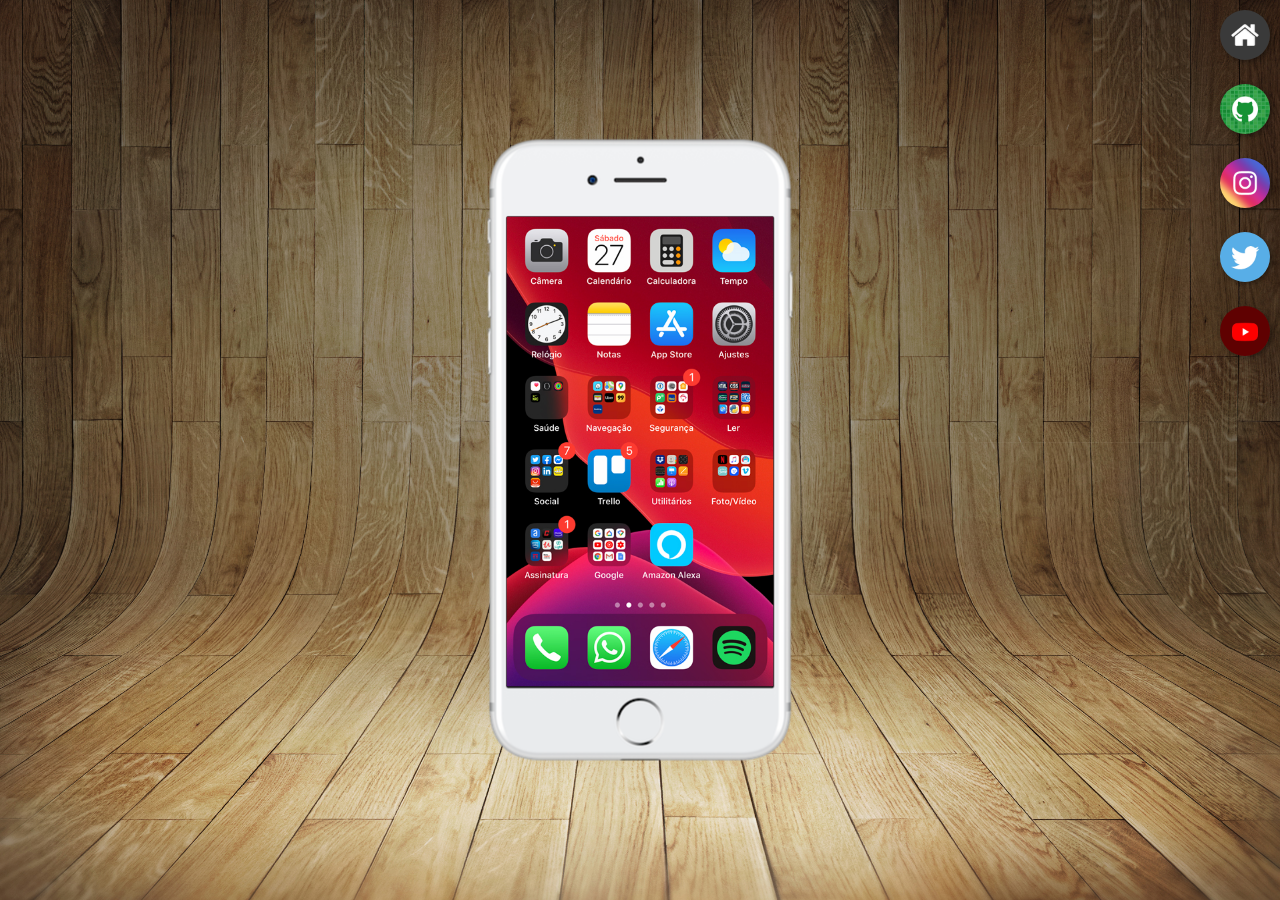
<file: index.html>
<!DOCTYPE html>
<html lang="pt-br">
<head>
    <meta charset="UTF-8">
    <meta name="viewport" content="width=device-width, initial-scale=1.0">
   <link rel="shortcut icon" href="favicon.ico" type="image/x-icon">
   <link rel="stylesheet" href="estilos/style.css">
    <title>Projeto Redes Sociais</title>
</head>
<body>
    <main>
        <section id="telefone">
            <iframe src="home.html" name="tela" id="tela" frameborder="0">
                seu navegador não é compativel com isso.
            </iframe>
                
        </section>
        <section id="redes-sociais">
            
            <a href="home.html" target="tela"><img src="imagens/logo-home.jpg" alt="home"></a><br>

            <a href="github.html" target="tela"> <img src="imagens/logo-github.jpg" alt="github"></a><br>

            <a href="instagram.html" target="tela"><img src="imagens/logo-instagram.jpg" alt="Instagram"></a><br>

            <a href="twitter.html" target="tela"><img src="imagens/logo-twitter.jpg" alt="twitter"></a><br>

            <a href="youtube.html" target="tela"><img src="imagens/logo-youtube.jpg" alt="Youtube"></a><br>


        </section>
    </main>
    
</body>
</html>
</file>
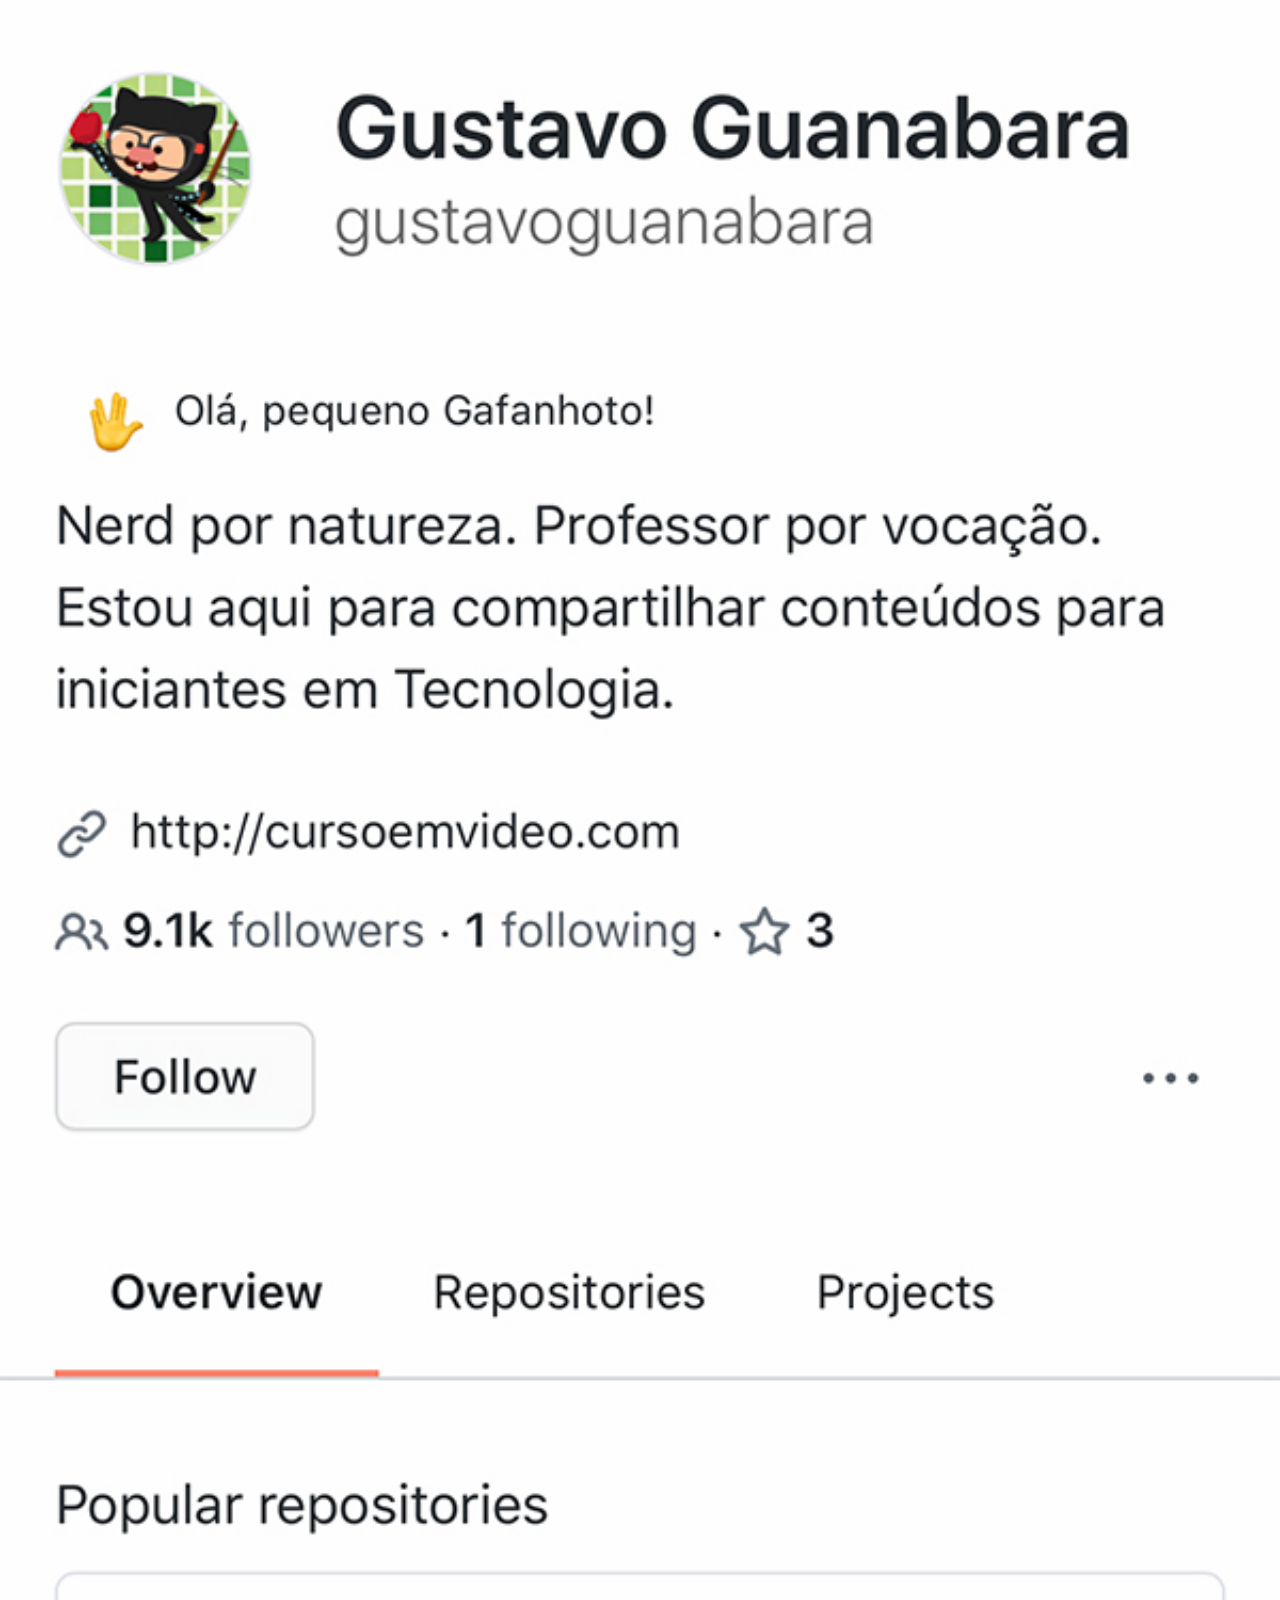
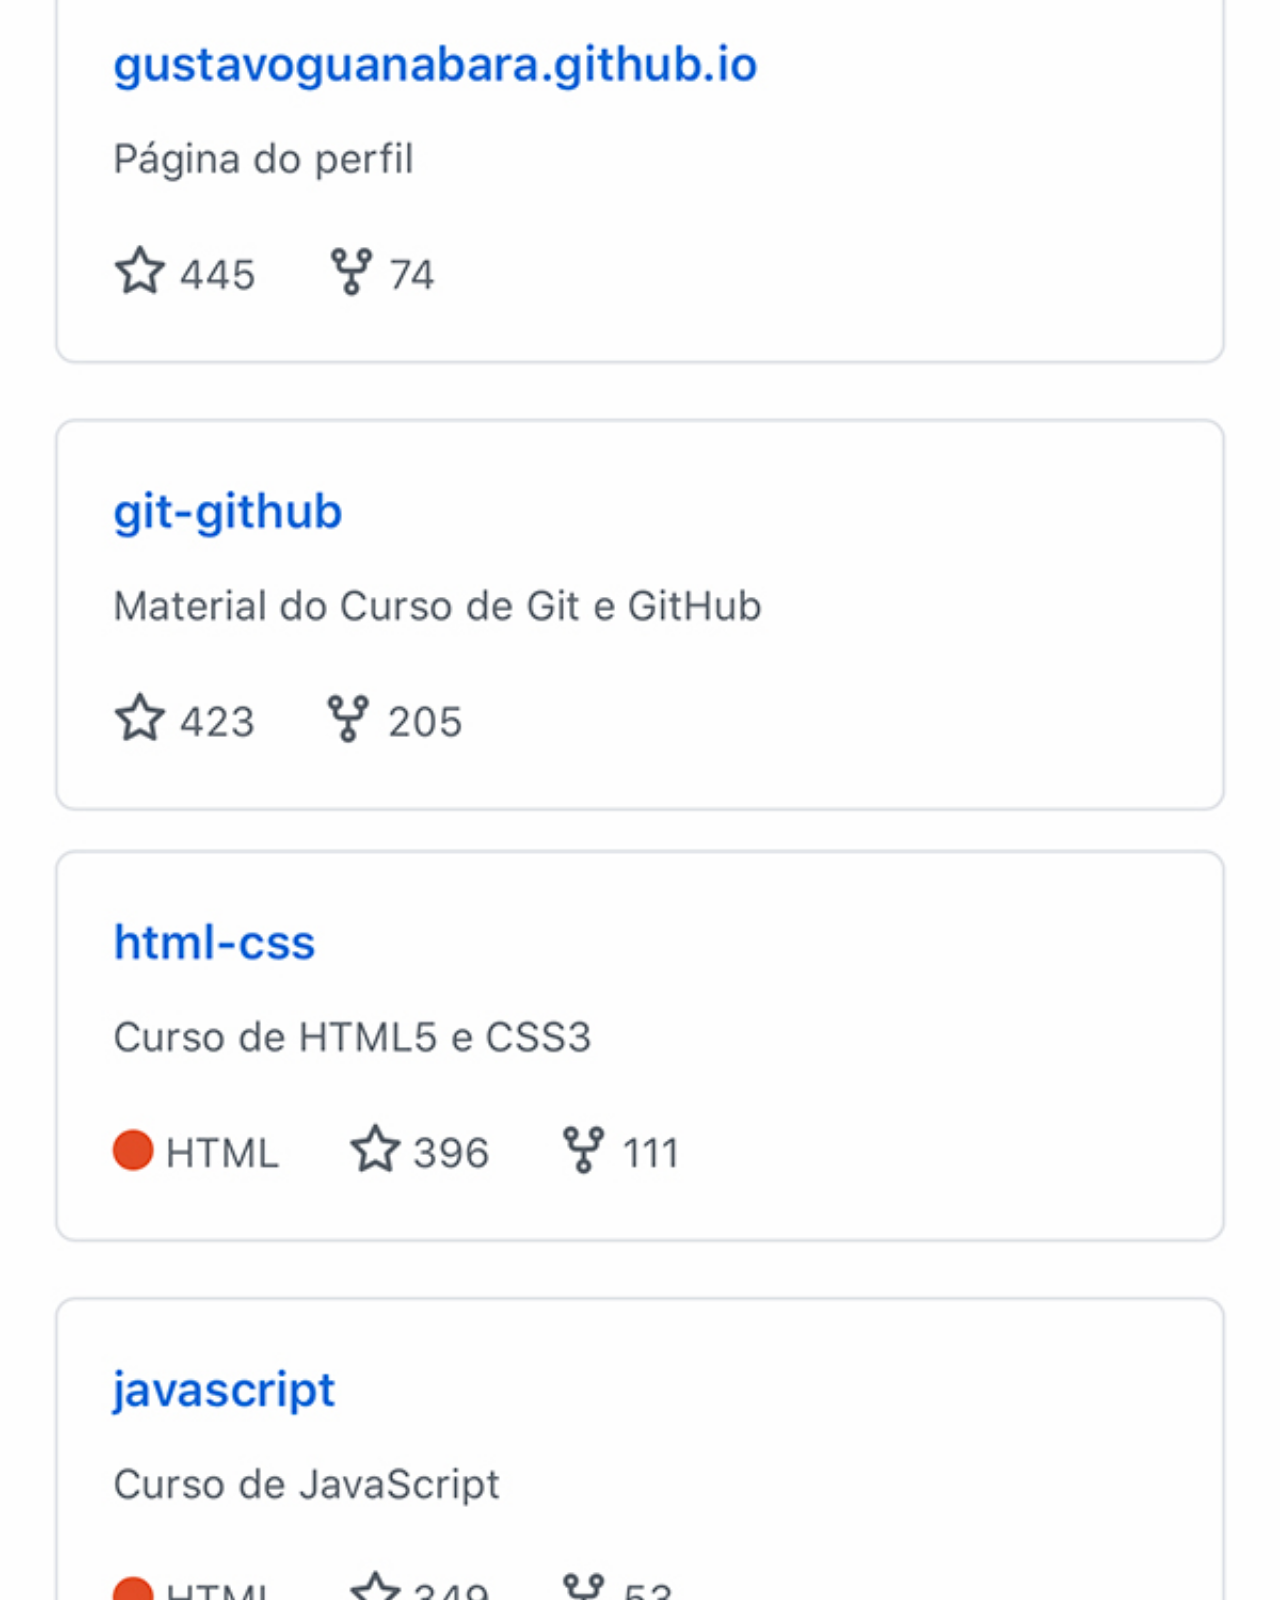
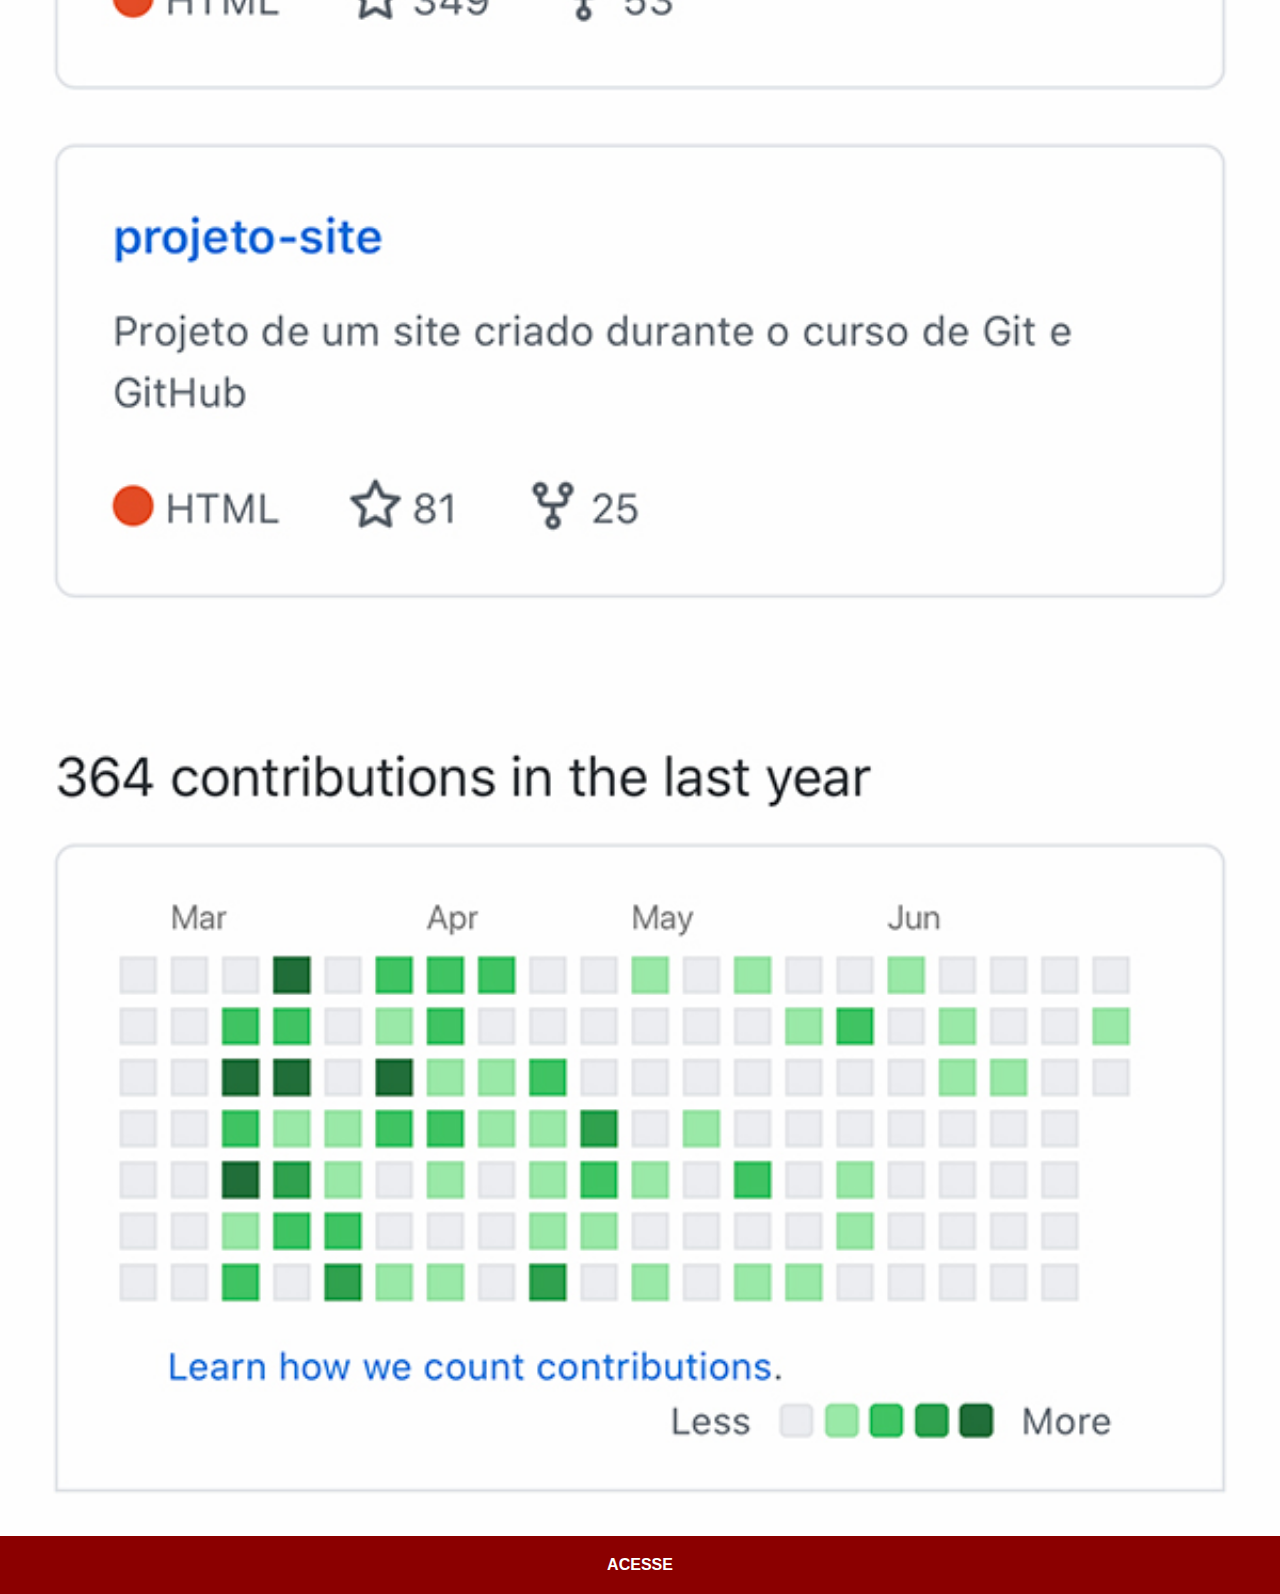
<file: github.html>
<!DOCTYPE html>
<html lang="pt-br">
<head>
    <meta charset="UTF-8">
    <meta name="viewport" content="width=device-width, initial-scale=1.0">
    <title>Github</title>
   <link rel="stylesheet" href="estilos/social.css">
</head>
<body>
    <img src="imagens/tela-github.jpg" alt="github">
    <a href="https://github.com/gustavoguanabara" target="_blank">ACESSE</a>
    
</body>
</html>
</file>
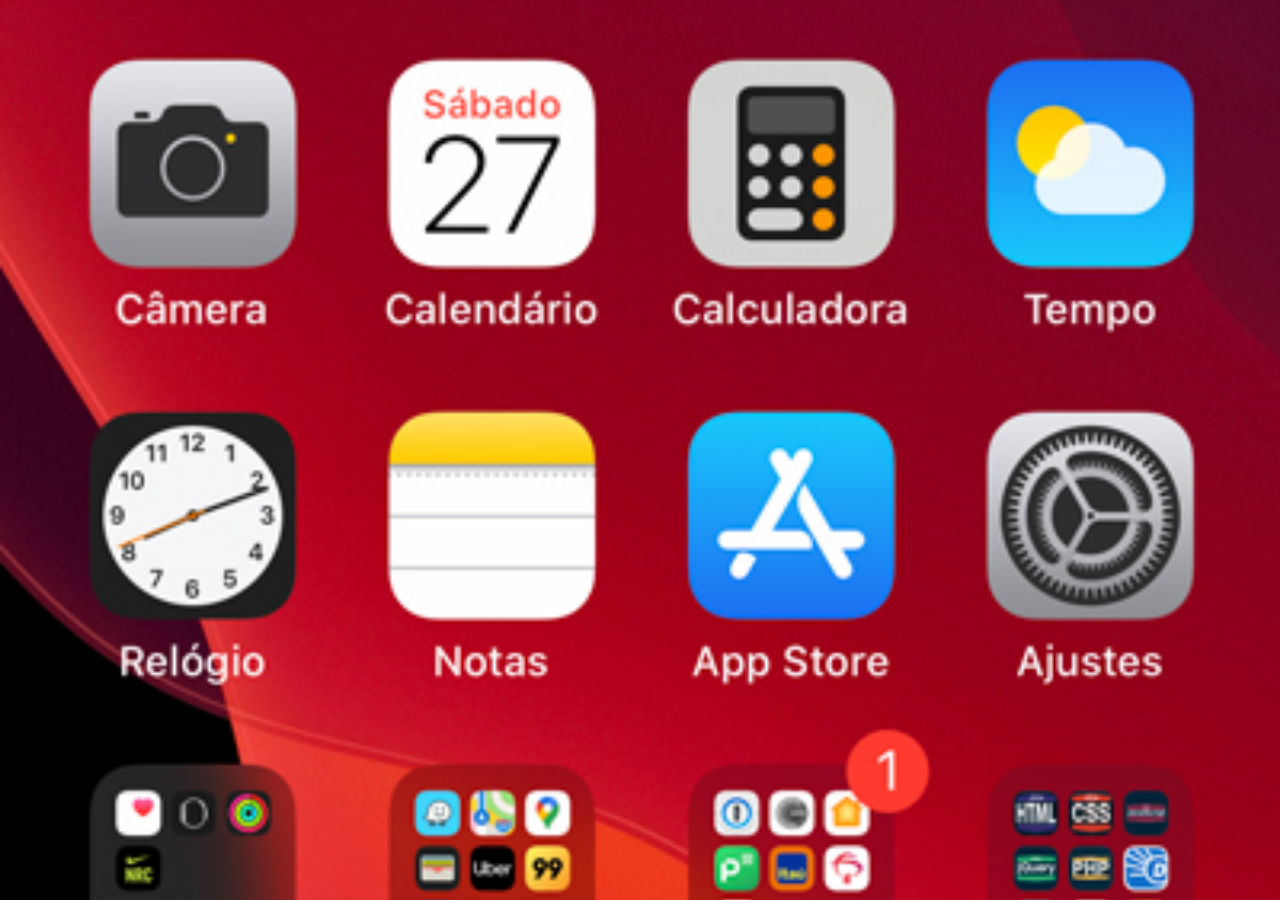
<file: home.html>
<!DOCTYPE html>
<html lang="pt-br">
<head>
    <meta charset="UTF-8">
    <meta name="viewport" content="width=device-width, initial-scale=1.0">
    <title>home</title>
</head>
<style>
    *{
        margin: 0px;
        padding: 0px;
    }
    body{
        width: 100vw;
        height: 100vh;
        background: black url('imagens/tela-home.jpg') no-repeat top center;
        background-size: cover;
    }
</style>
<body>

    
</body>
</html>
</file>
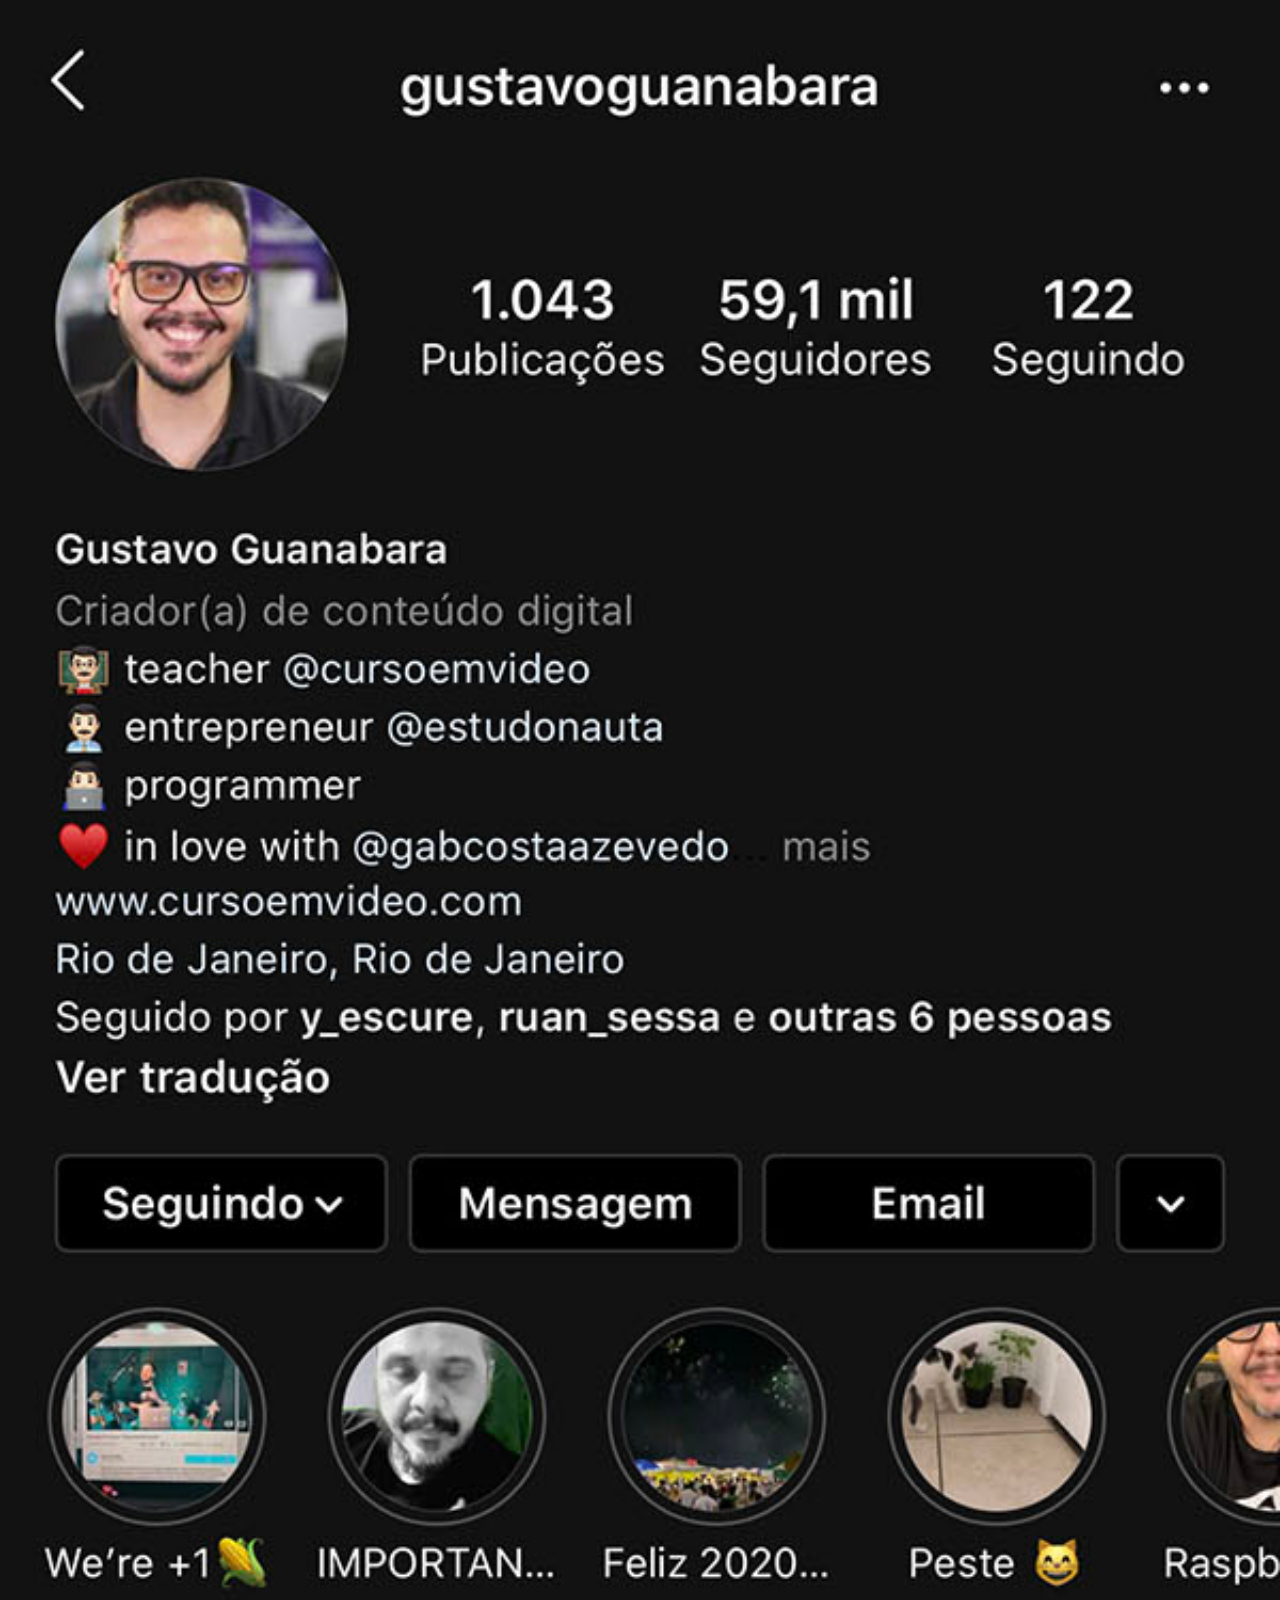
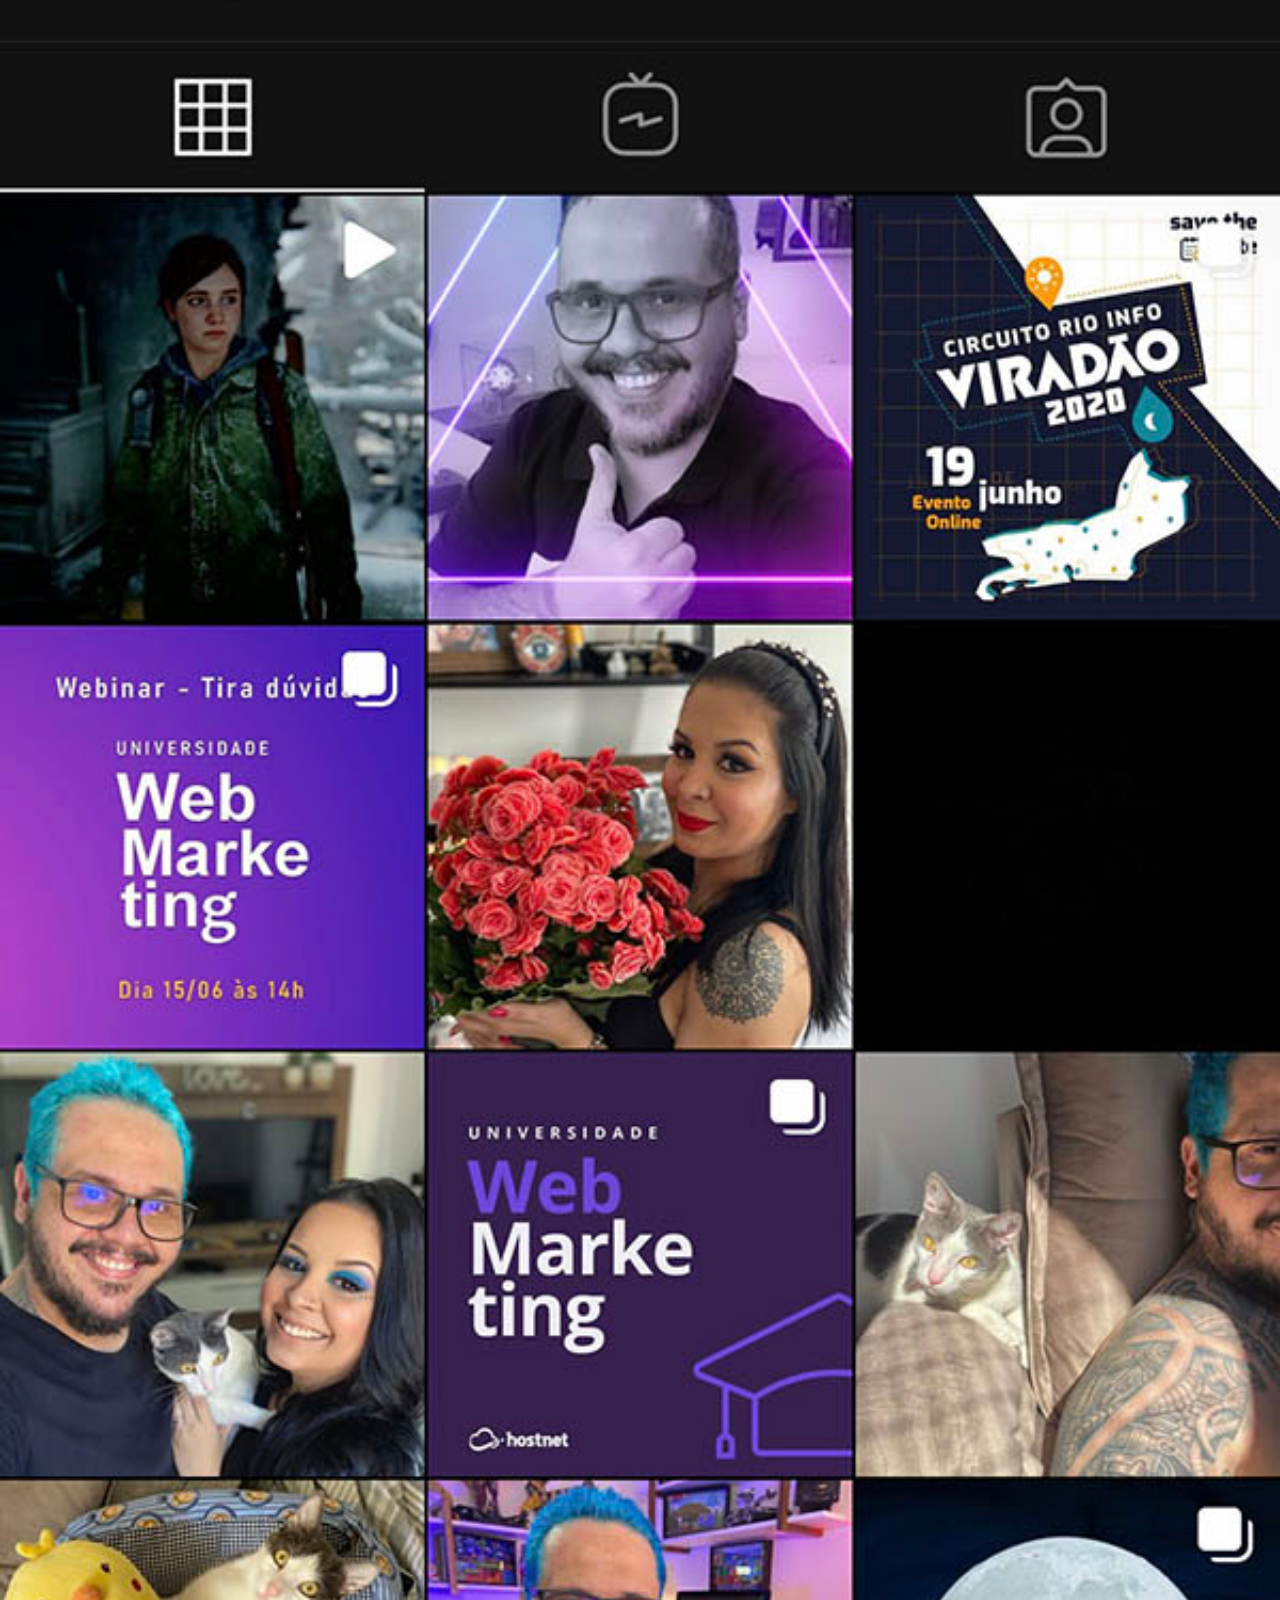
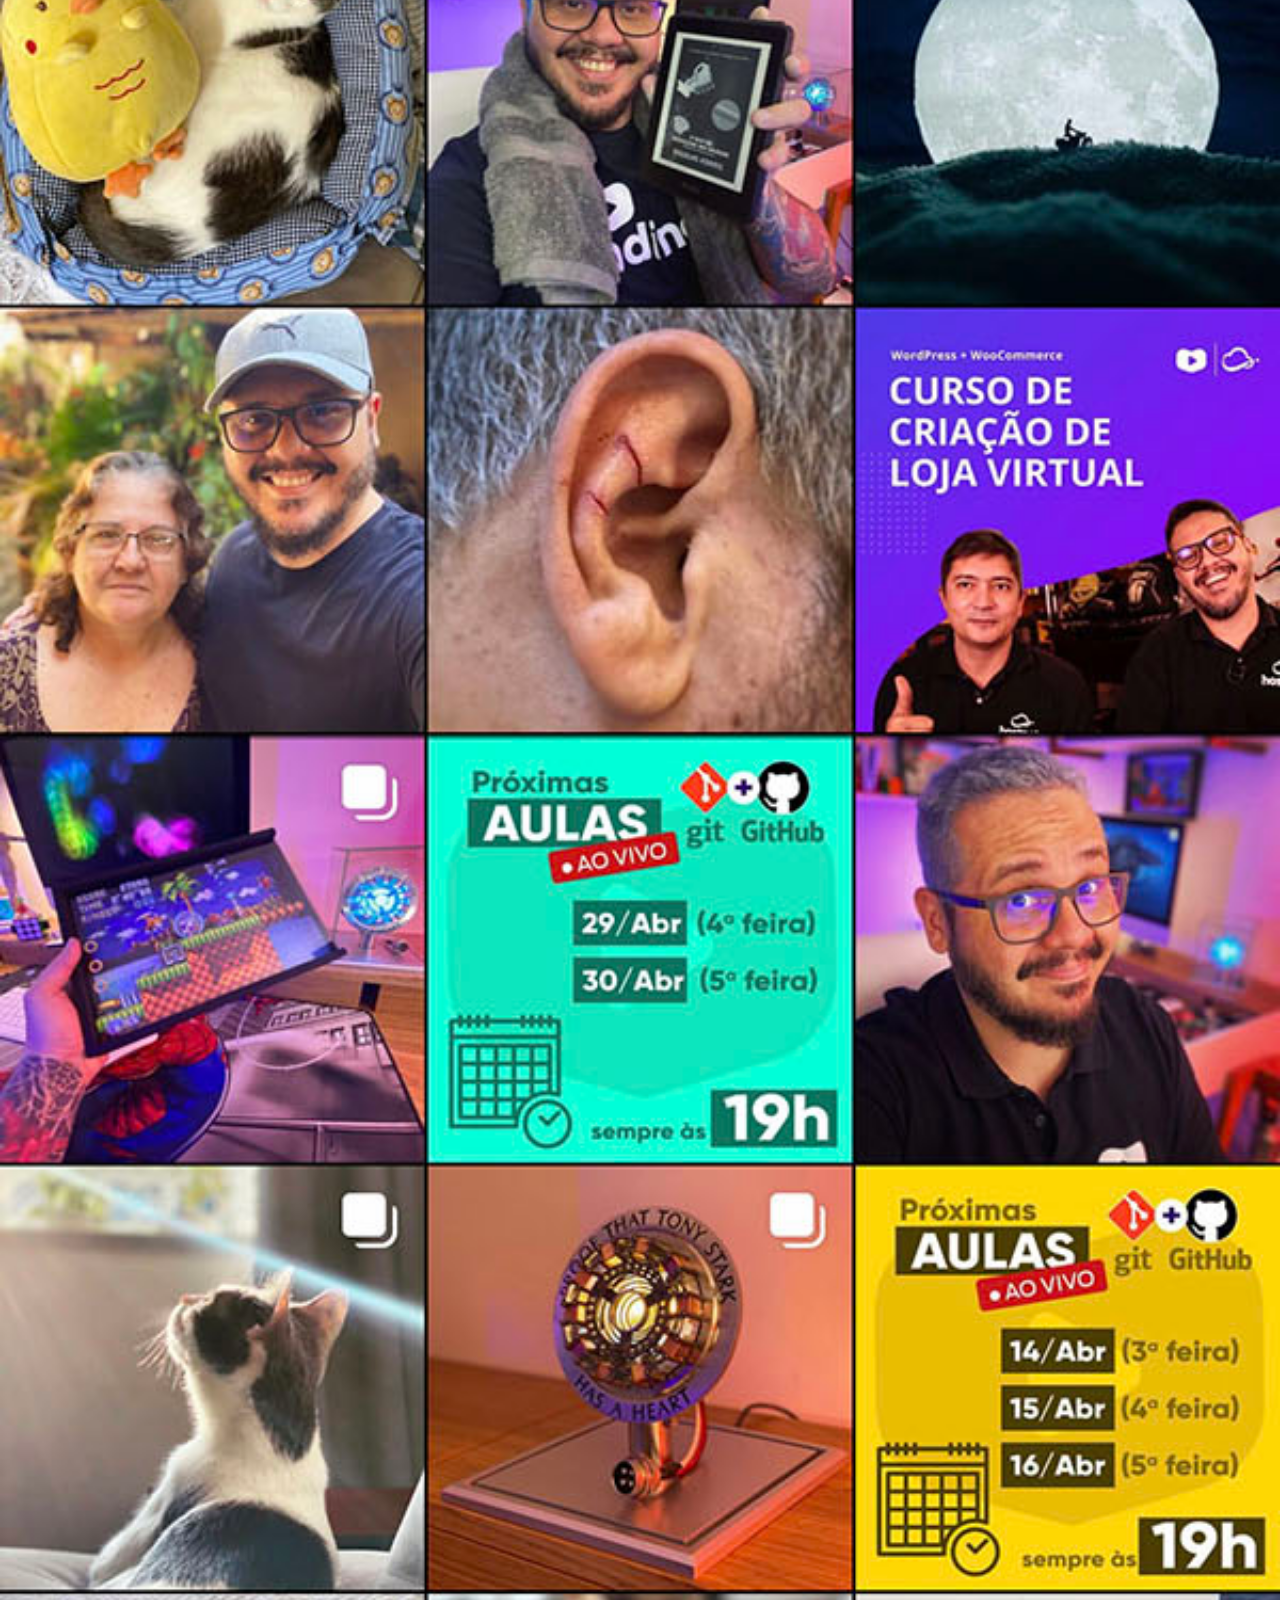
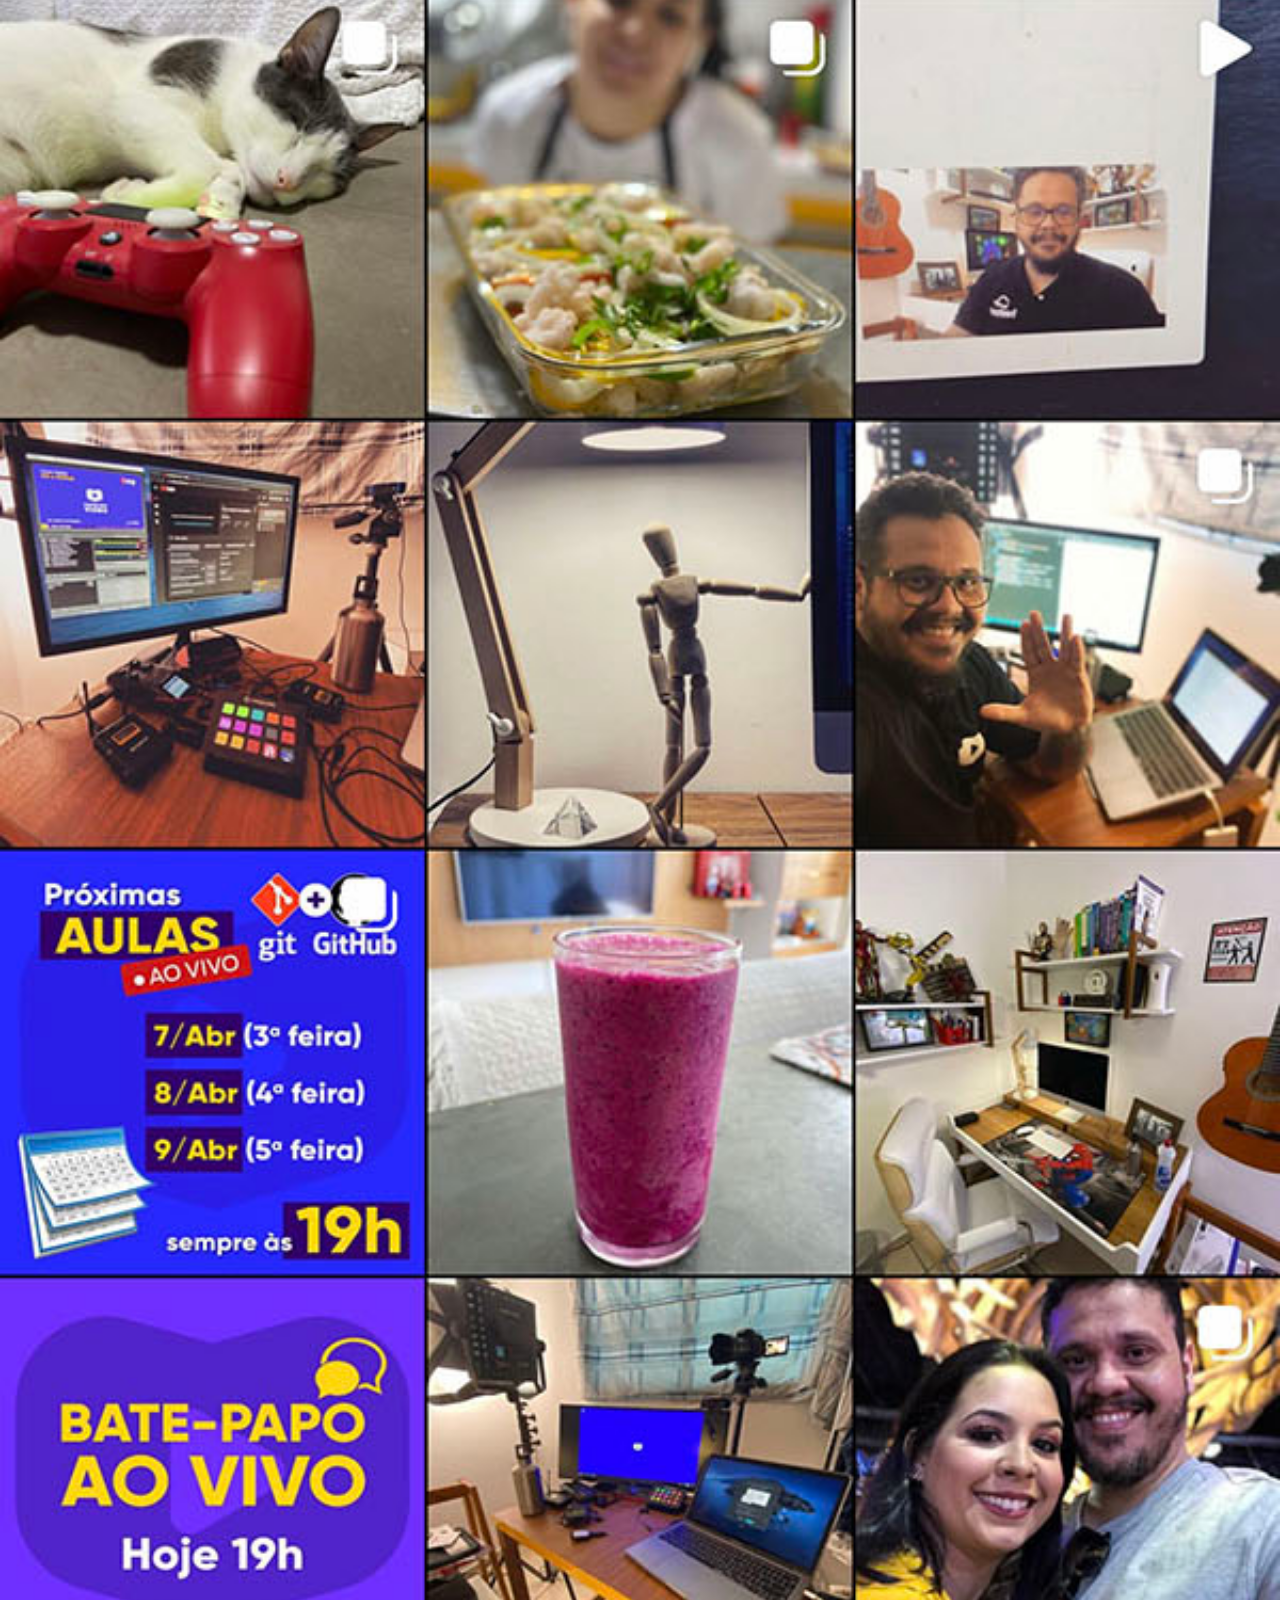
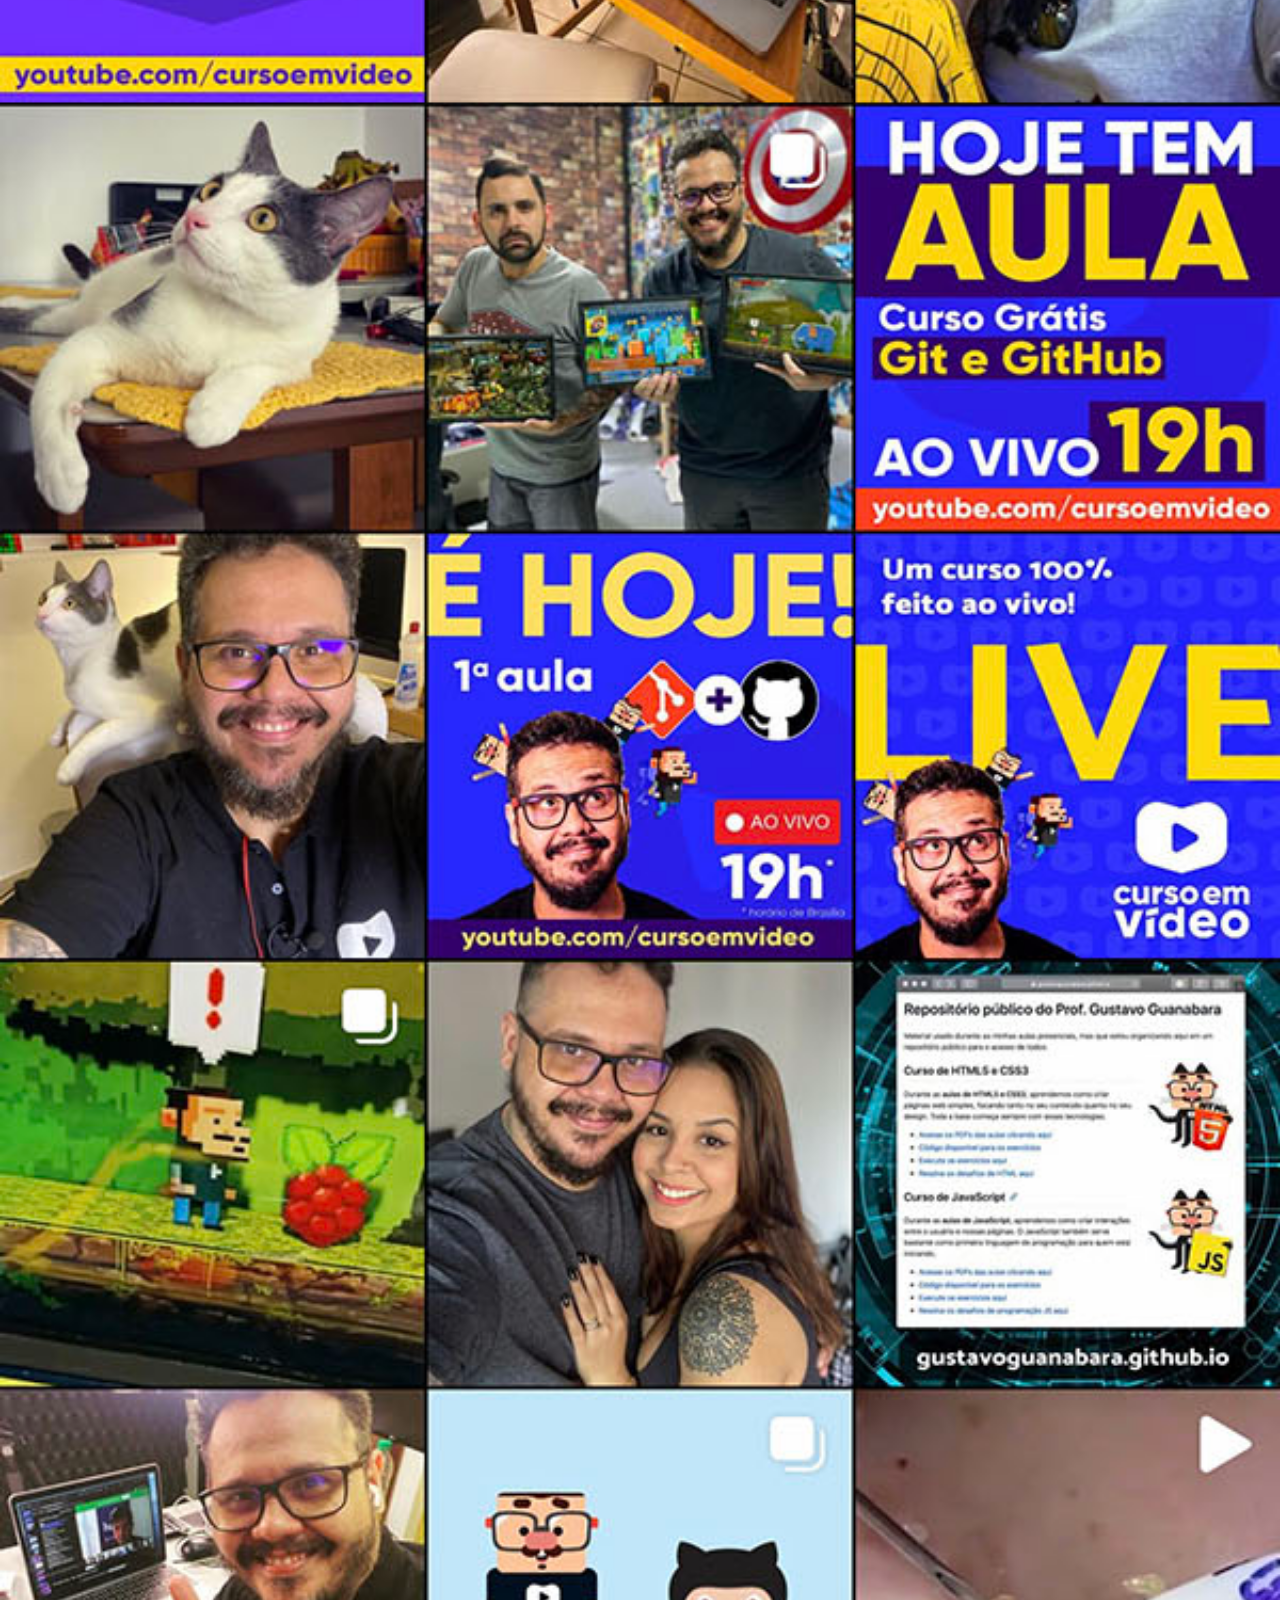
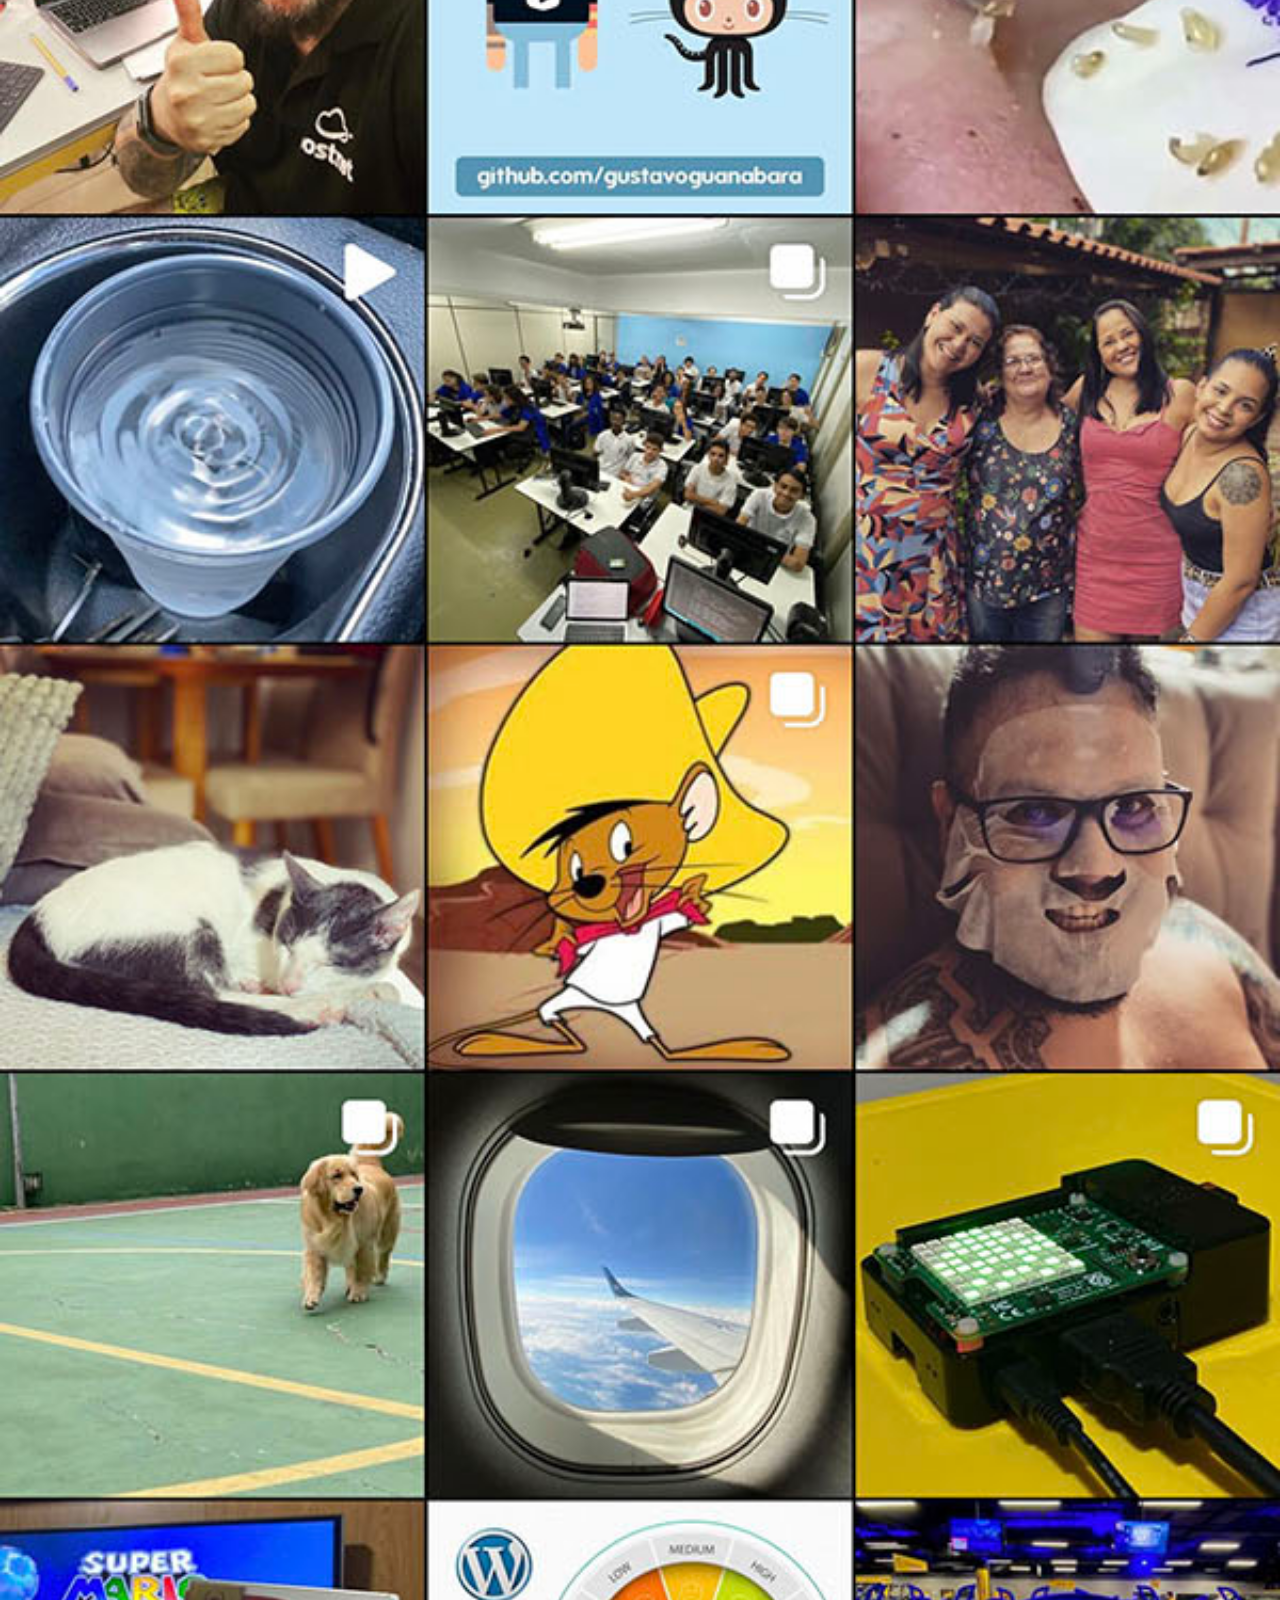
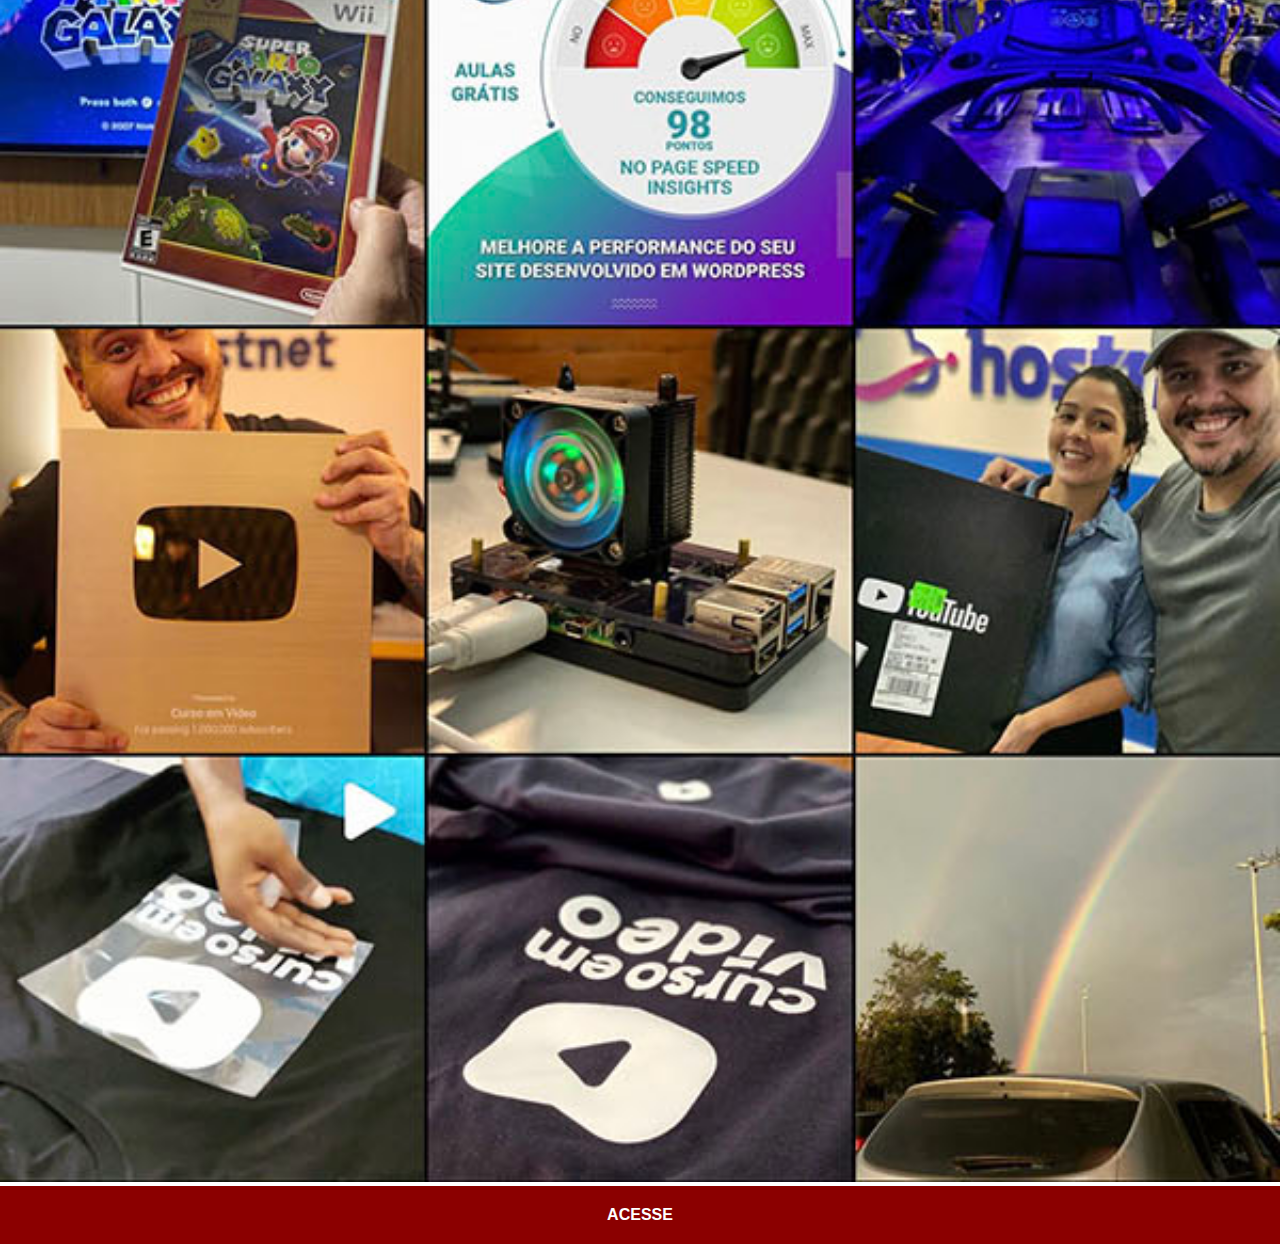
<file: instagram.html>
<!DOCTYPE html>
<html lang="pt-br">
<head>
    <meta charset="UTF-8">
    <meta name="viewport" content="width=device-width, initial-scale=1.0">
    <title>Instagram</title>
    <link rel="stylesheet" href="estilos/social.css">
</head>
<body>
    <img src="imagens/tela-instagram.jpg" alt="Instagram">
    <a href="https://www.instagram.com/gustavoguanabara/?hl=pt" target="_blank">ACESSE</a>

    
</body>
</html>
</file>
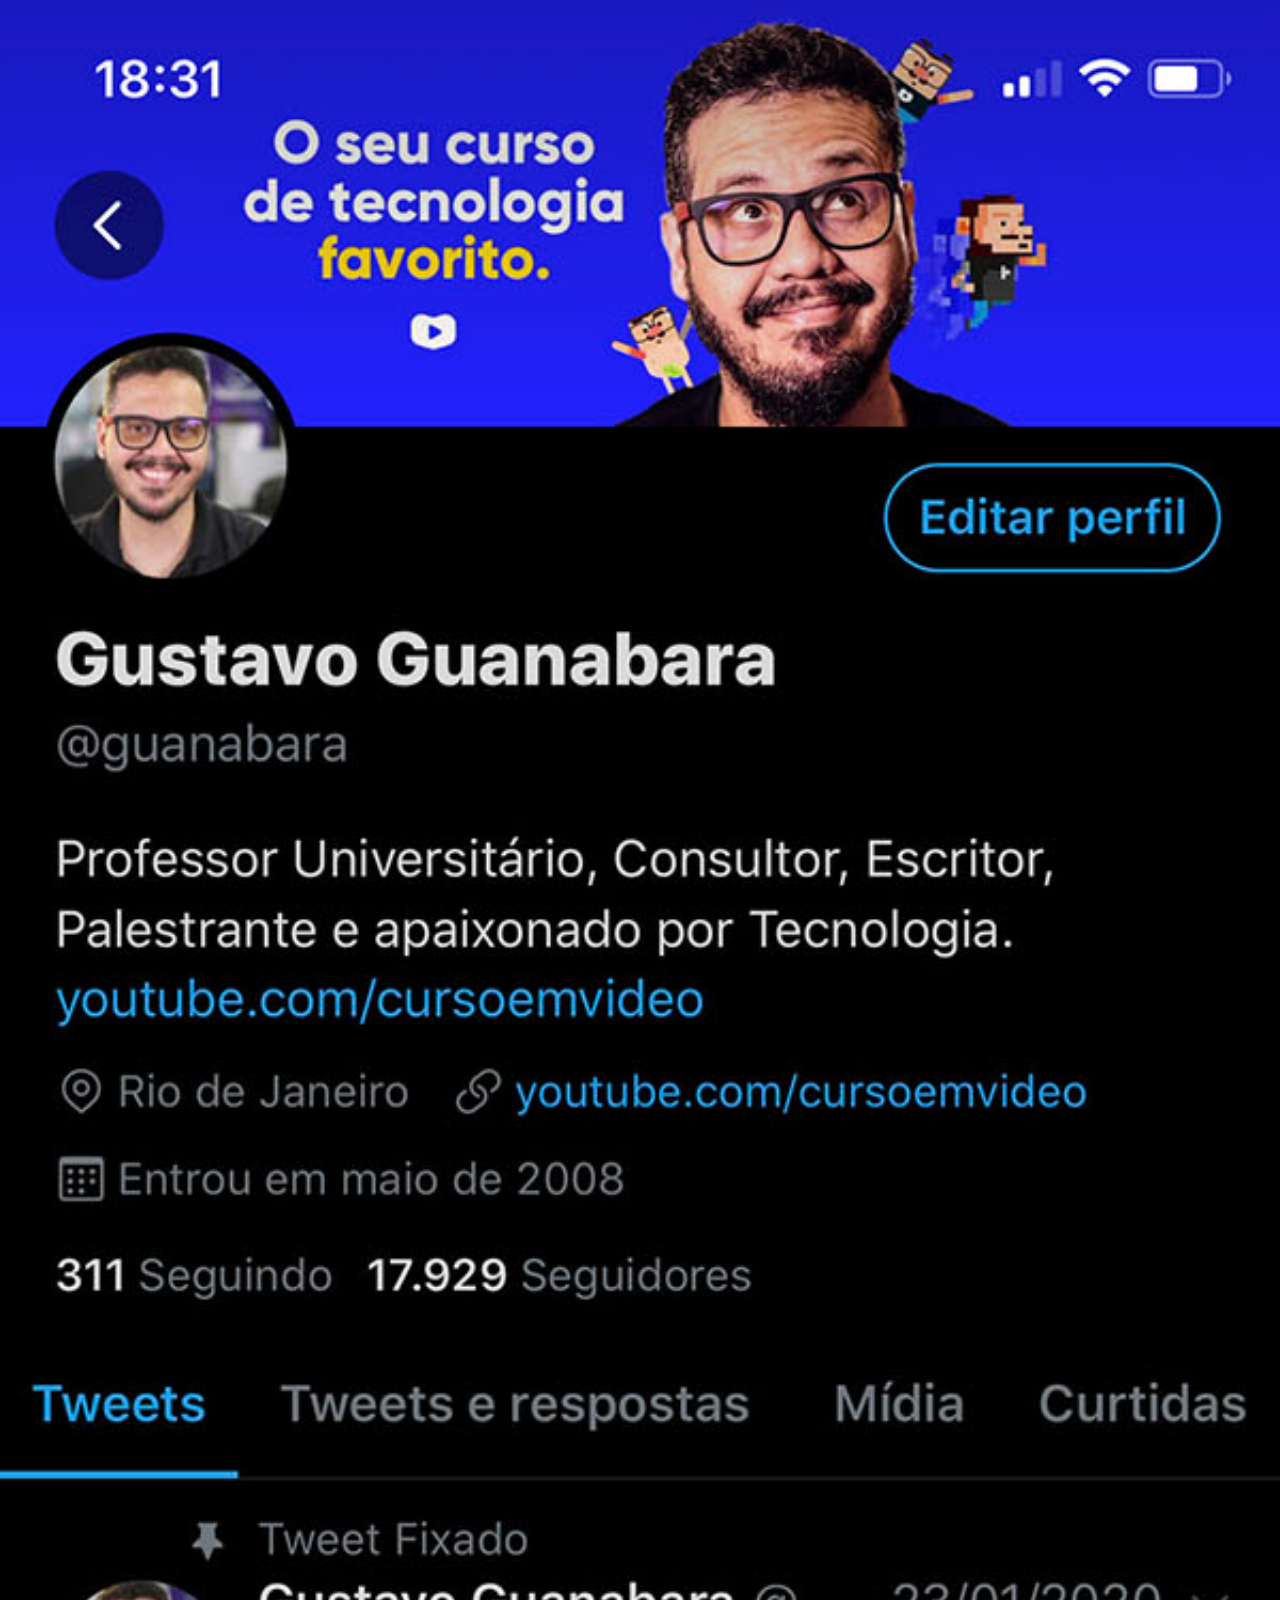
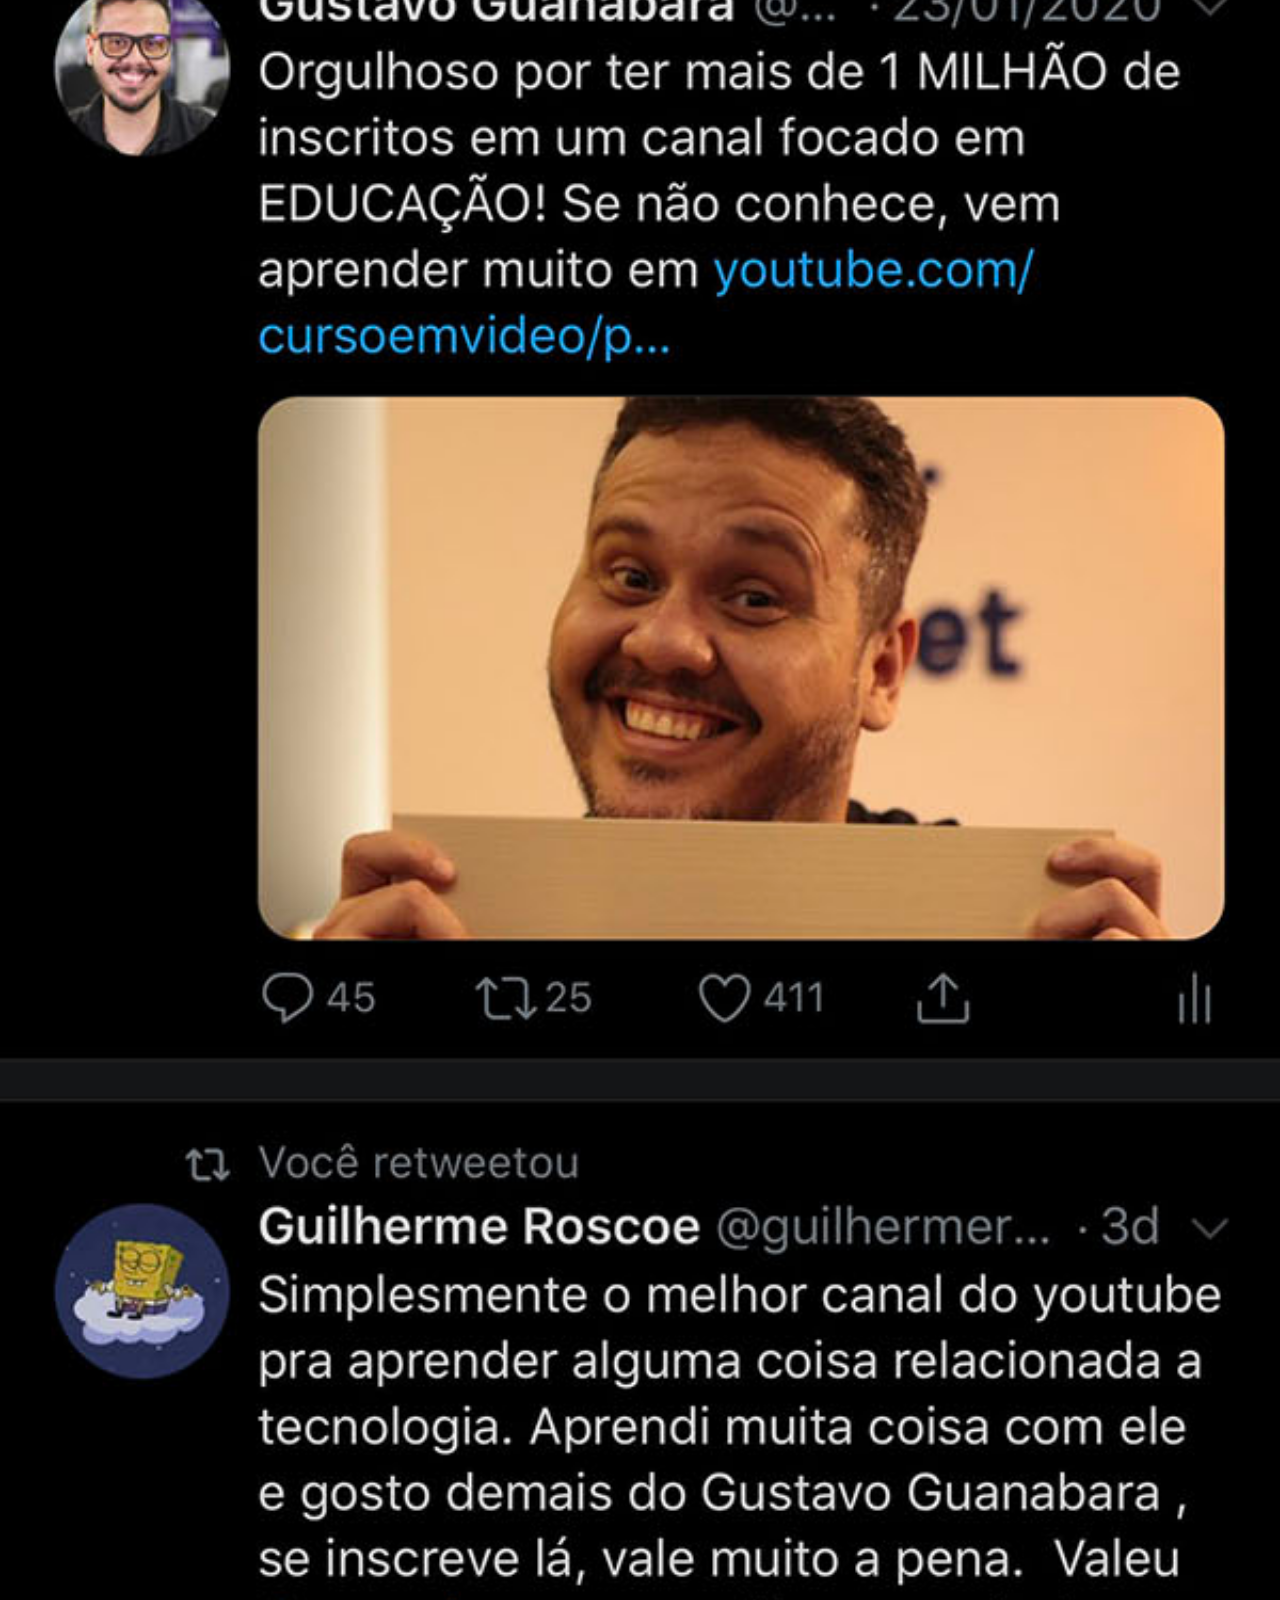
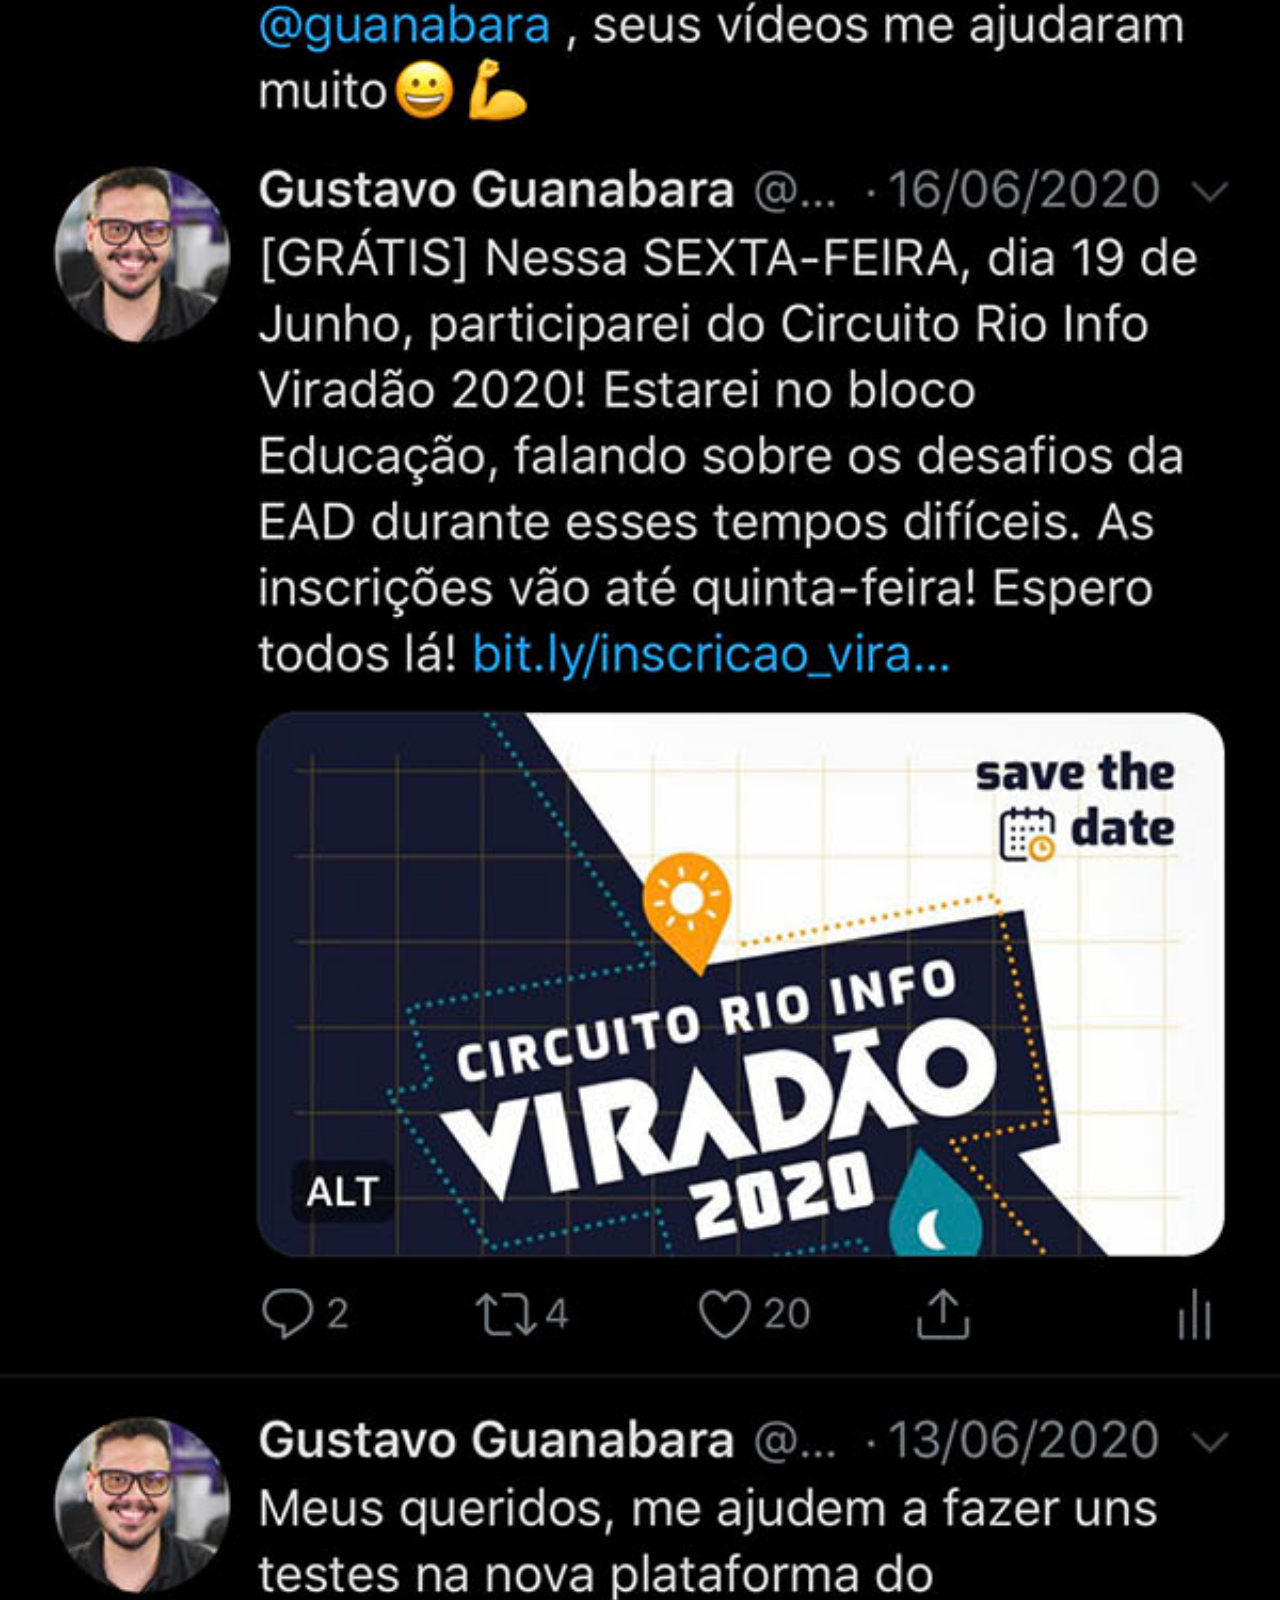
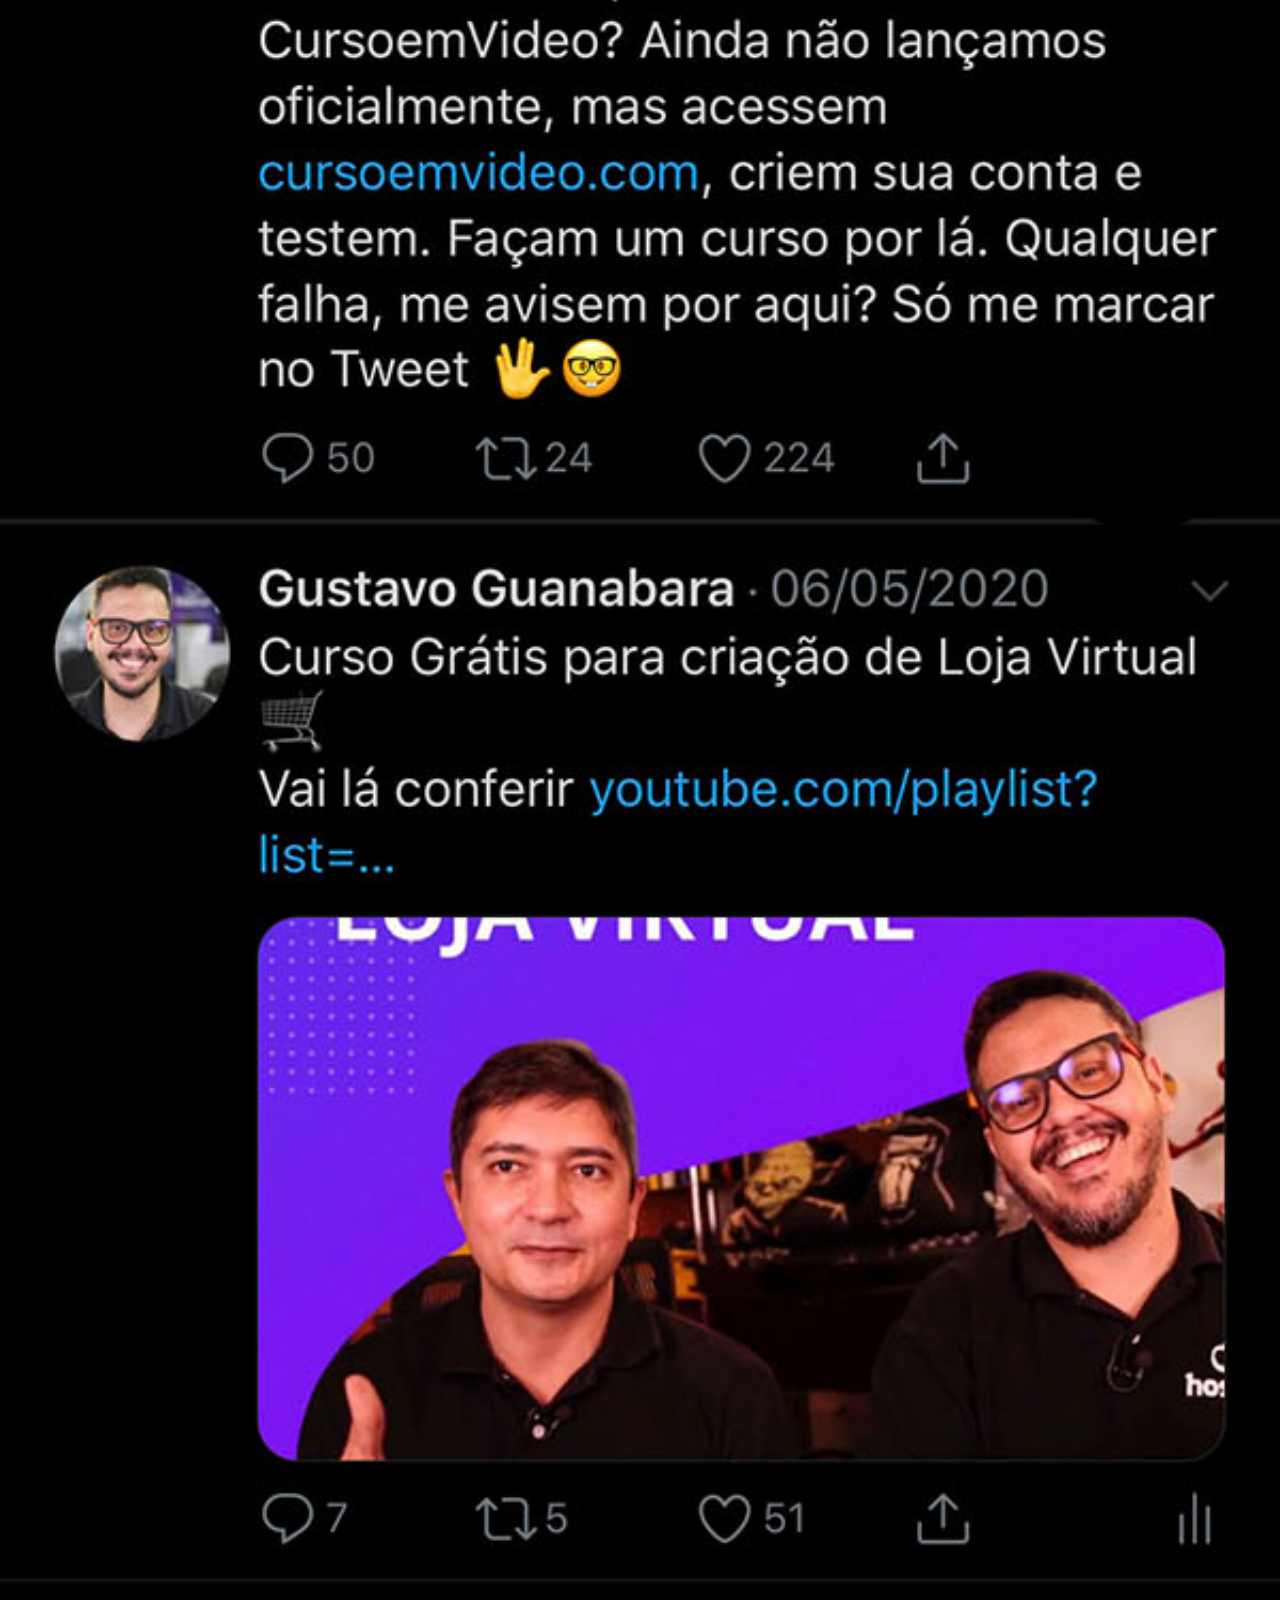
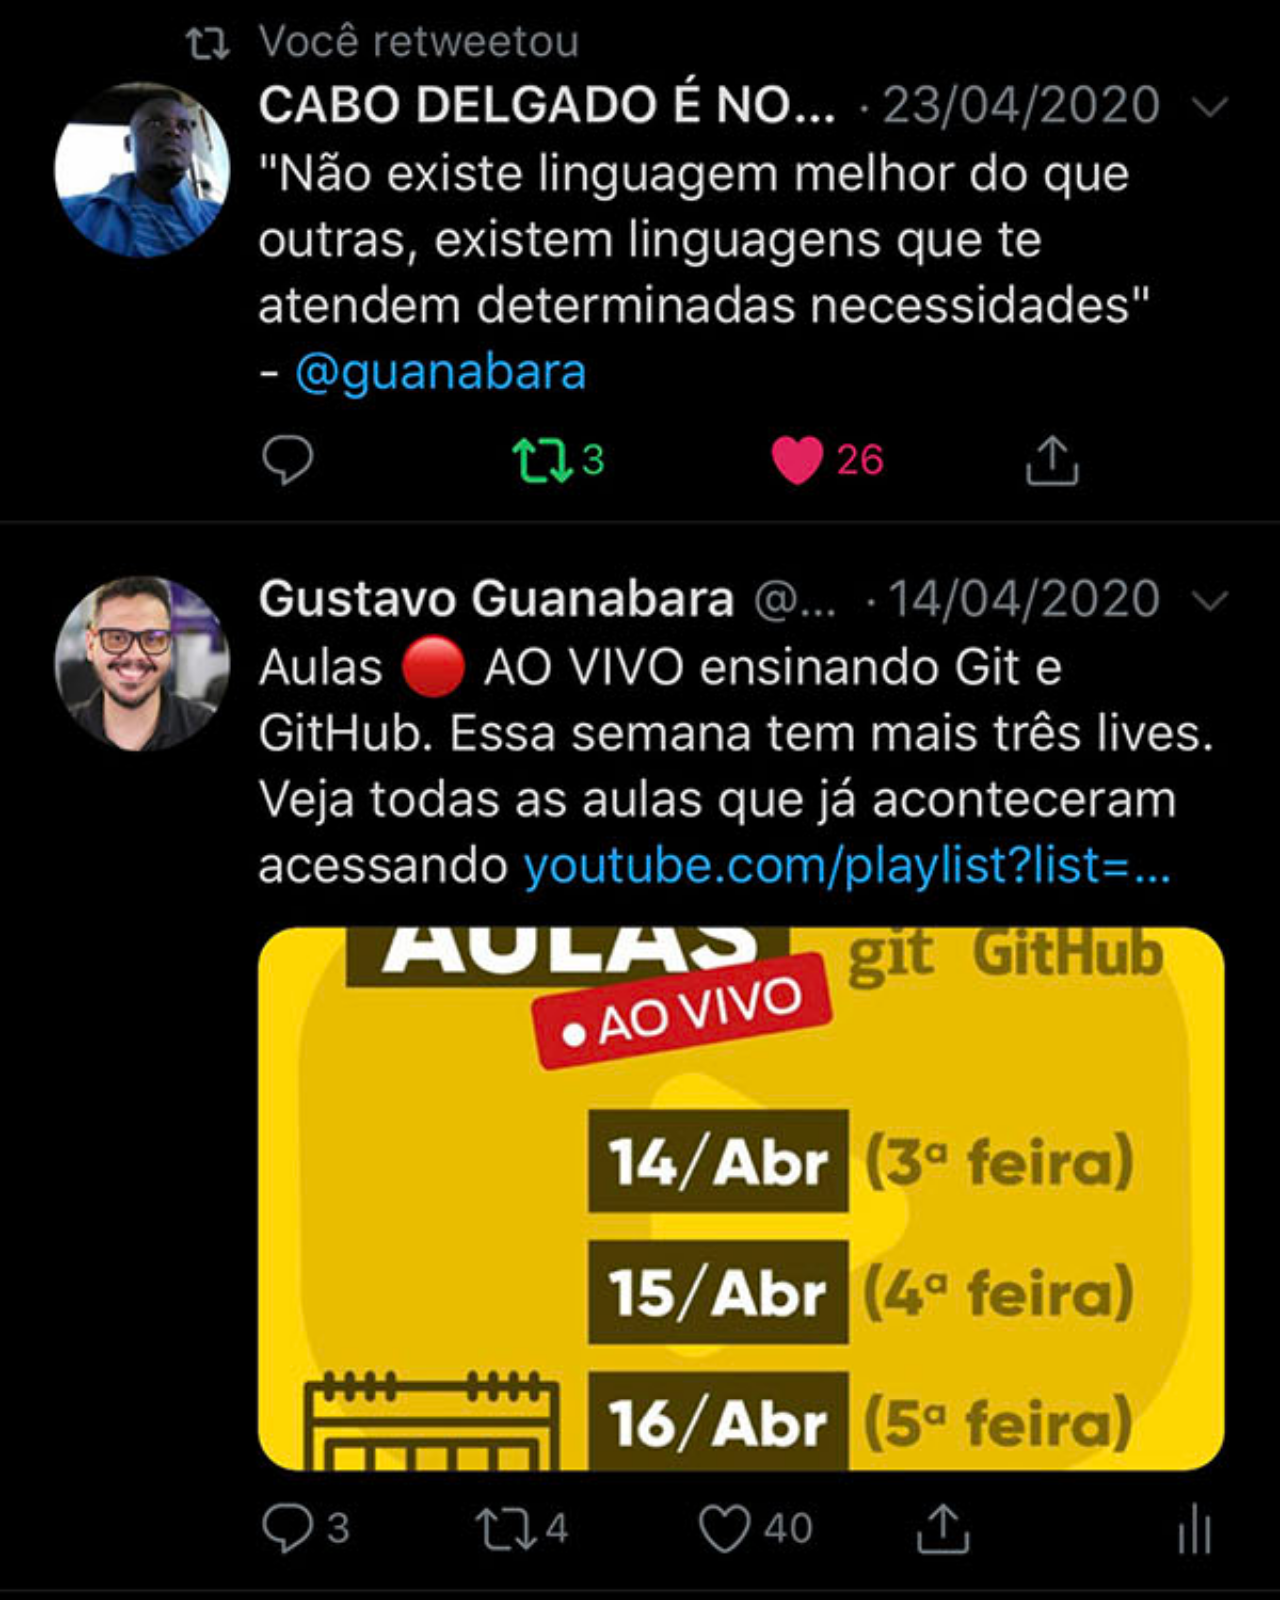
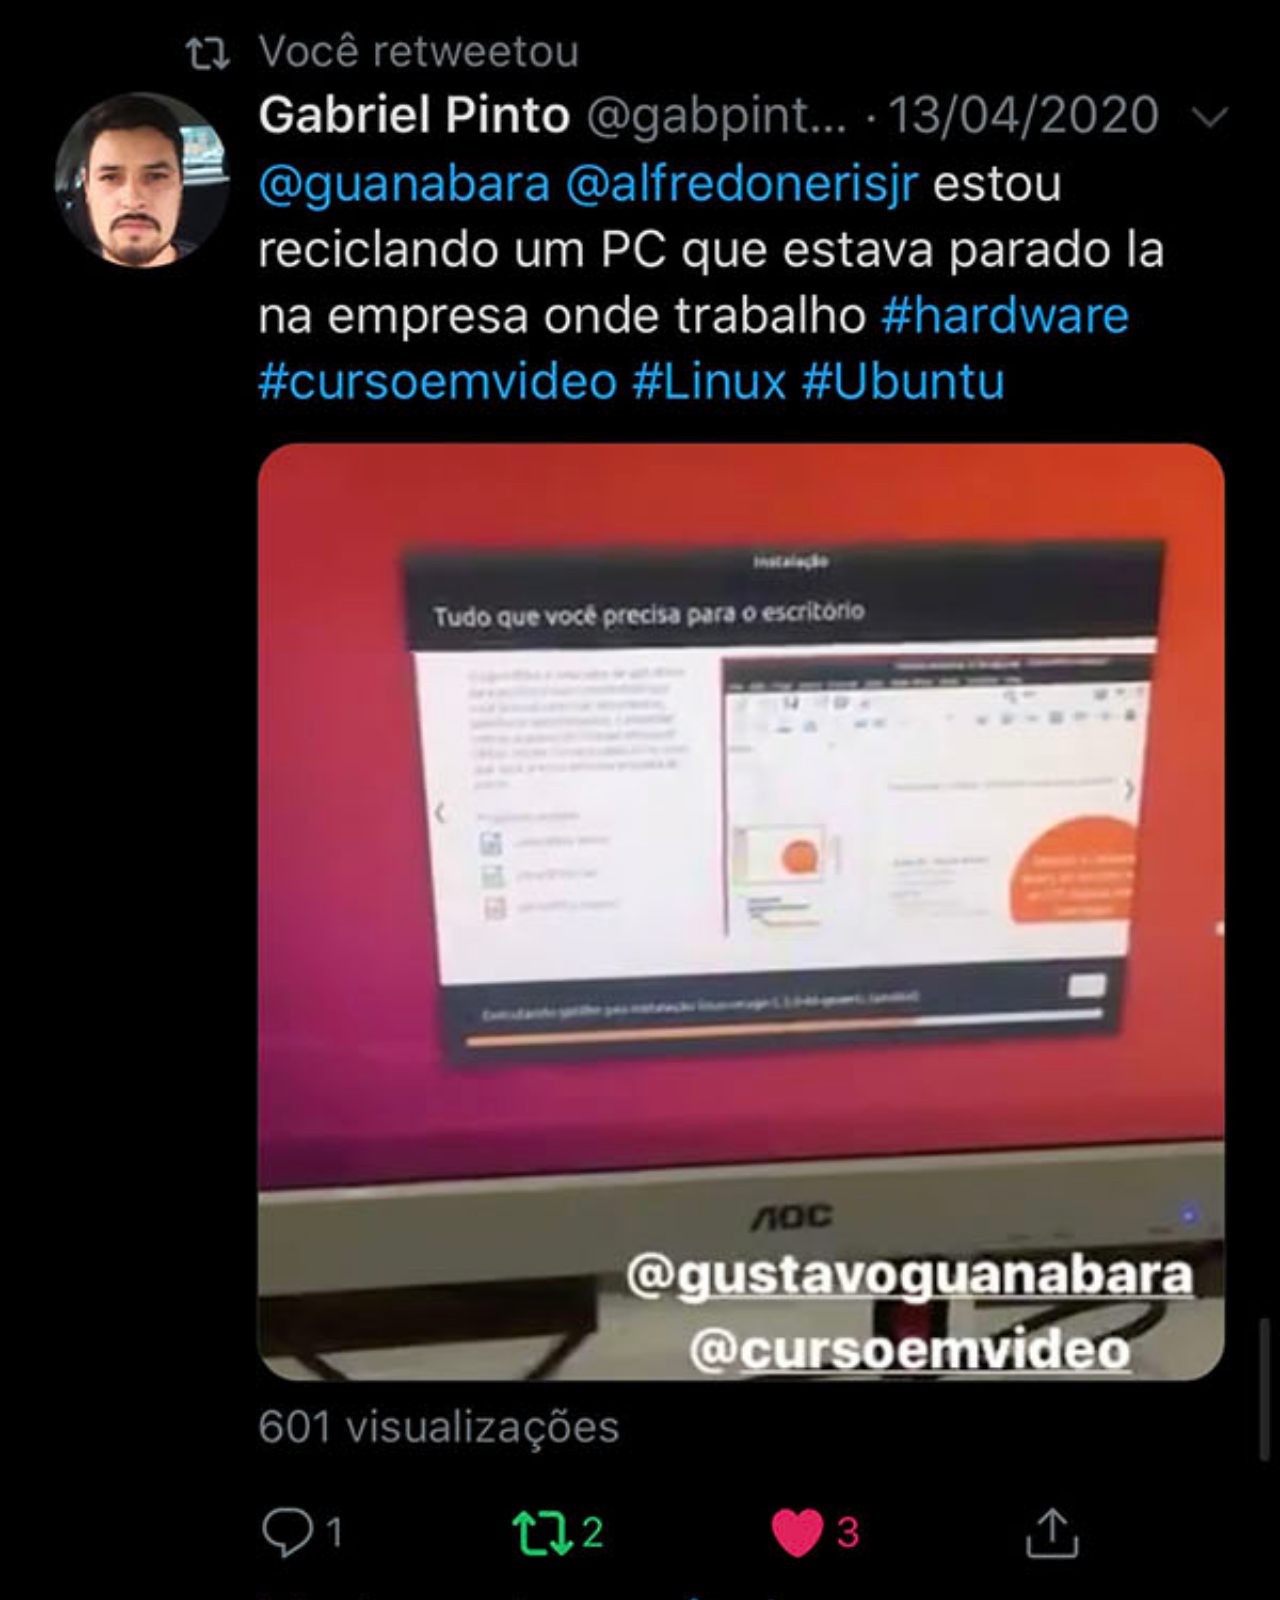
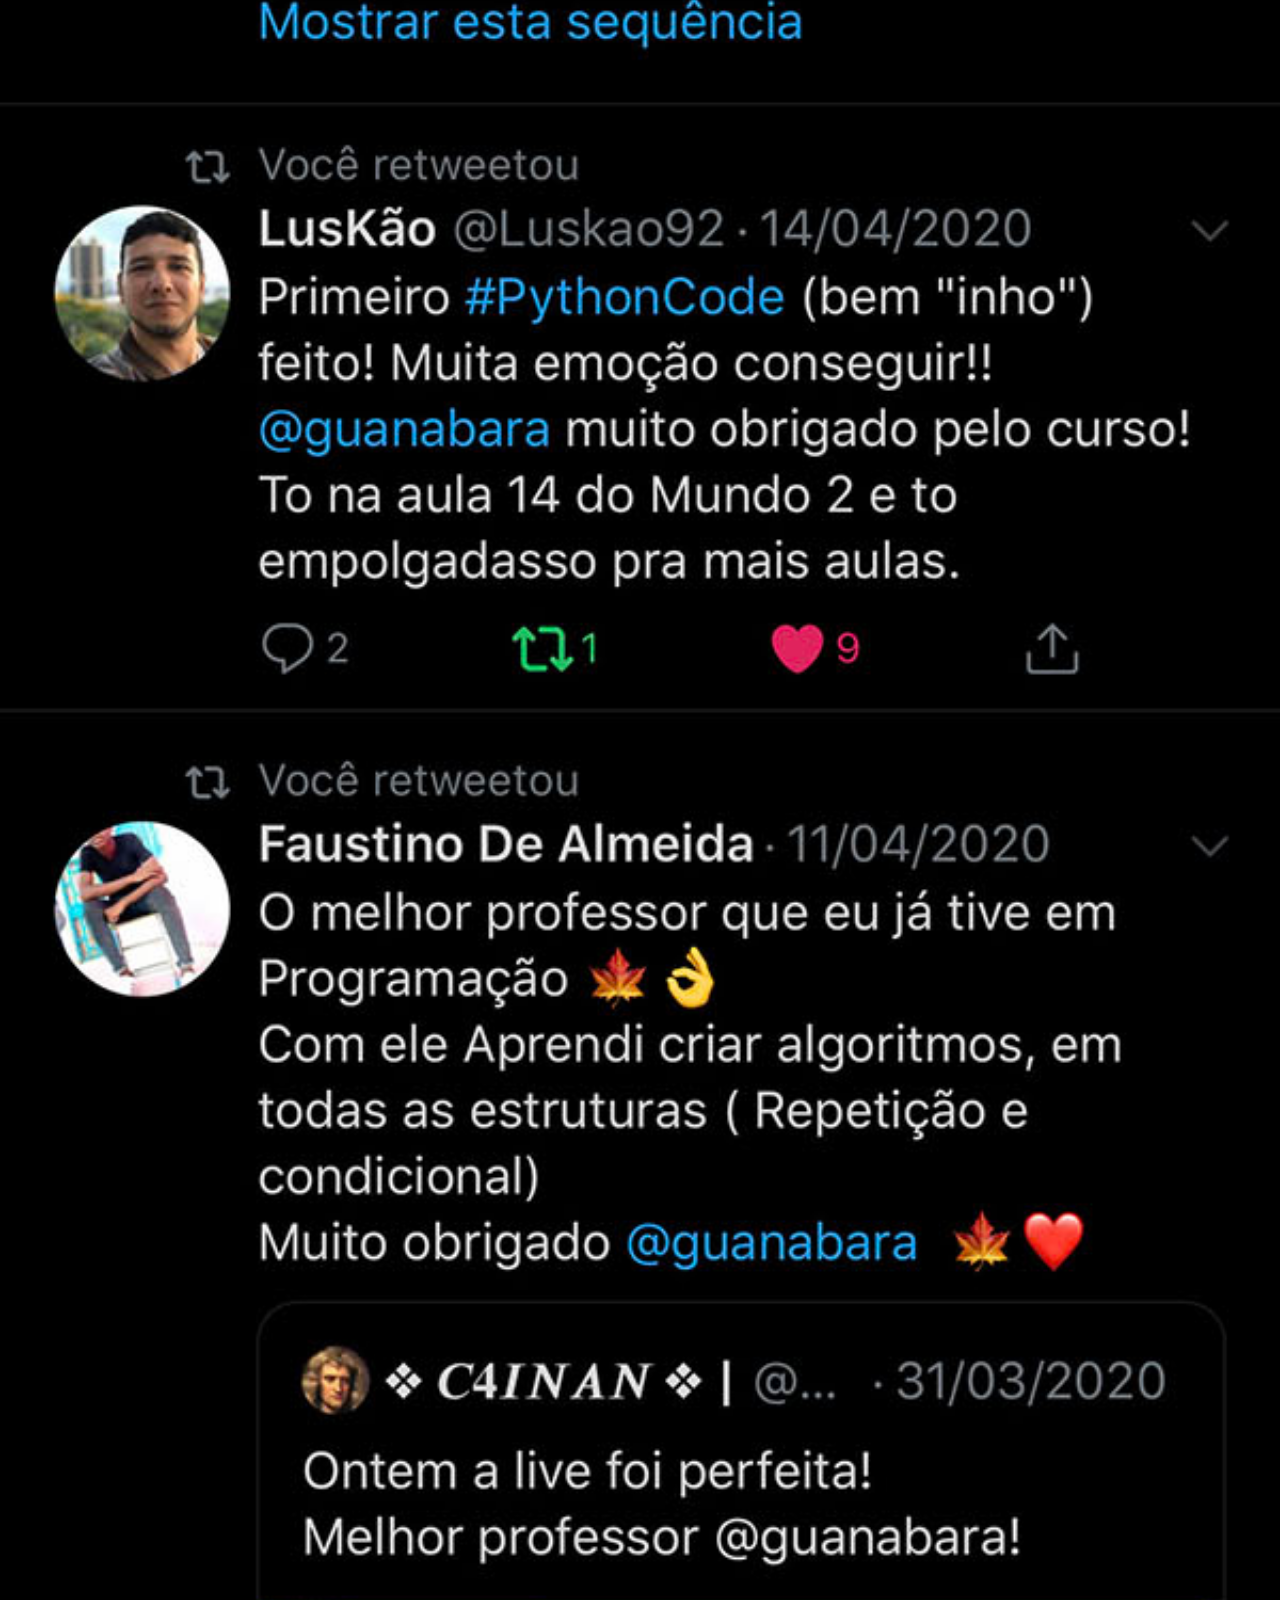
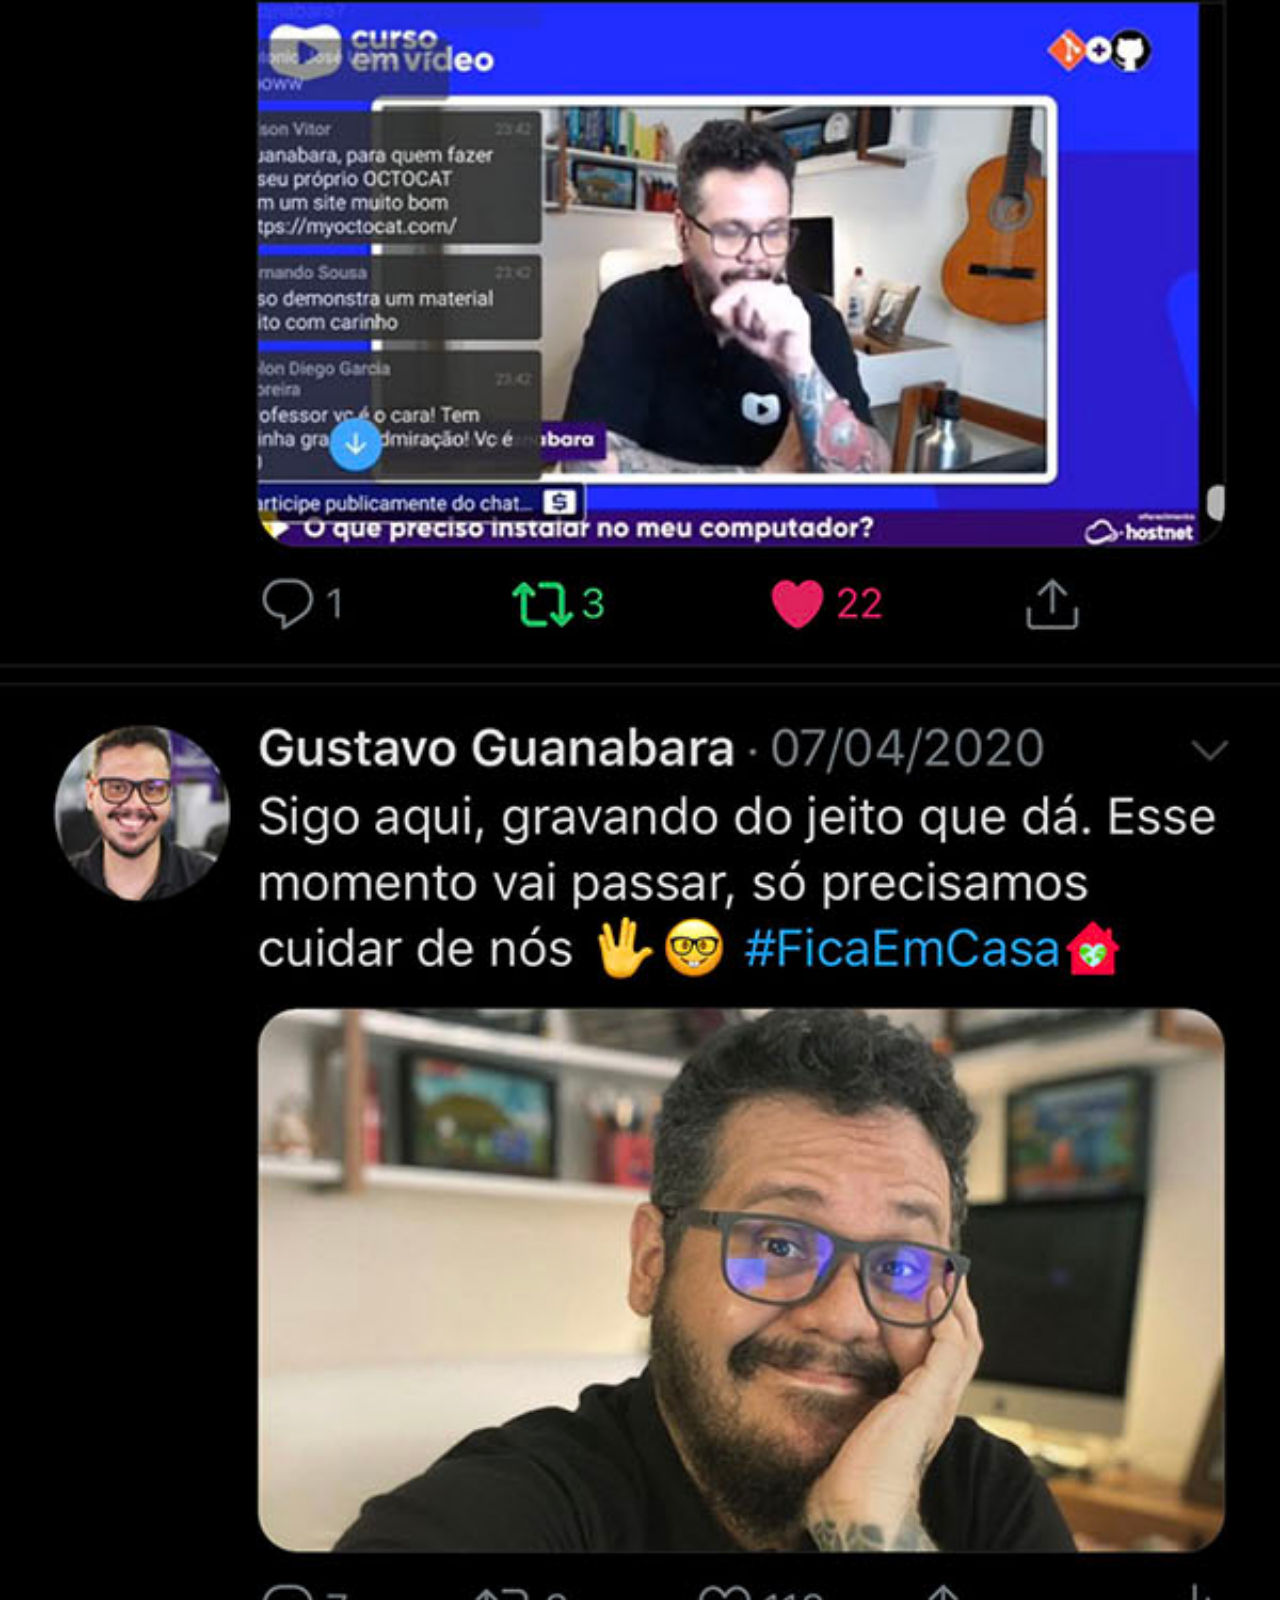
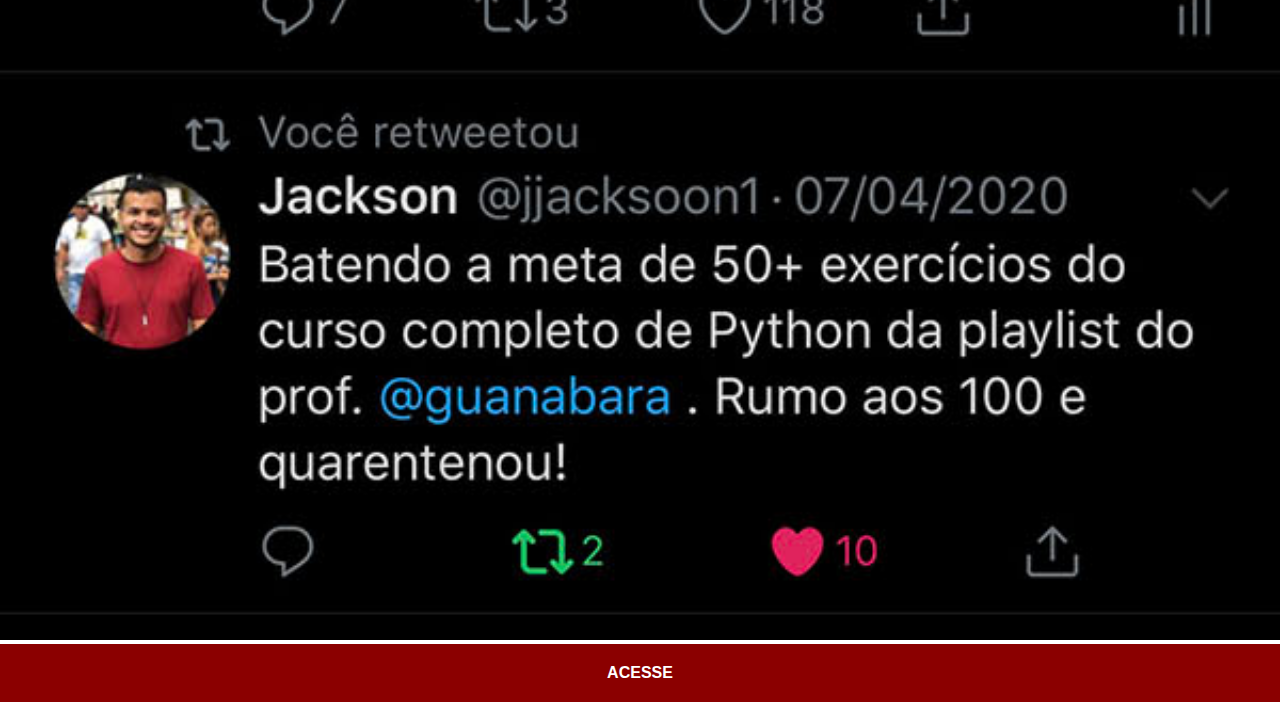
<file: twitter.html>
<!DOCTYPE html>
<html lang="pt-br">
<head>
    <meta charset="UTF-8">
    <meta name="viewport" content="width=device-width, initial-scale=1.0">
    <title>Twitter</title>
    <link rel="stylesheet" href="estilos/social.css">
</head>
<body>
    <img src="imagens/tela-twitter.jpg" alt="Twitter">
    <a href="https://twitter.com/guanabara" target="_blank">   ACESSE </a>
    
</body>
</html>
</file>
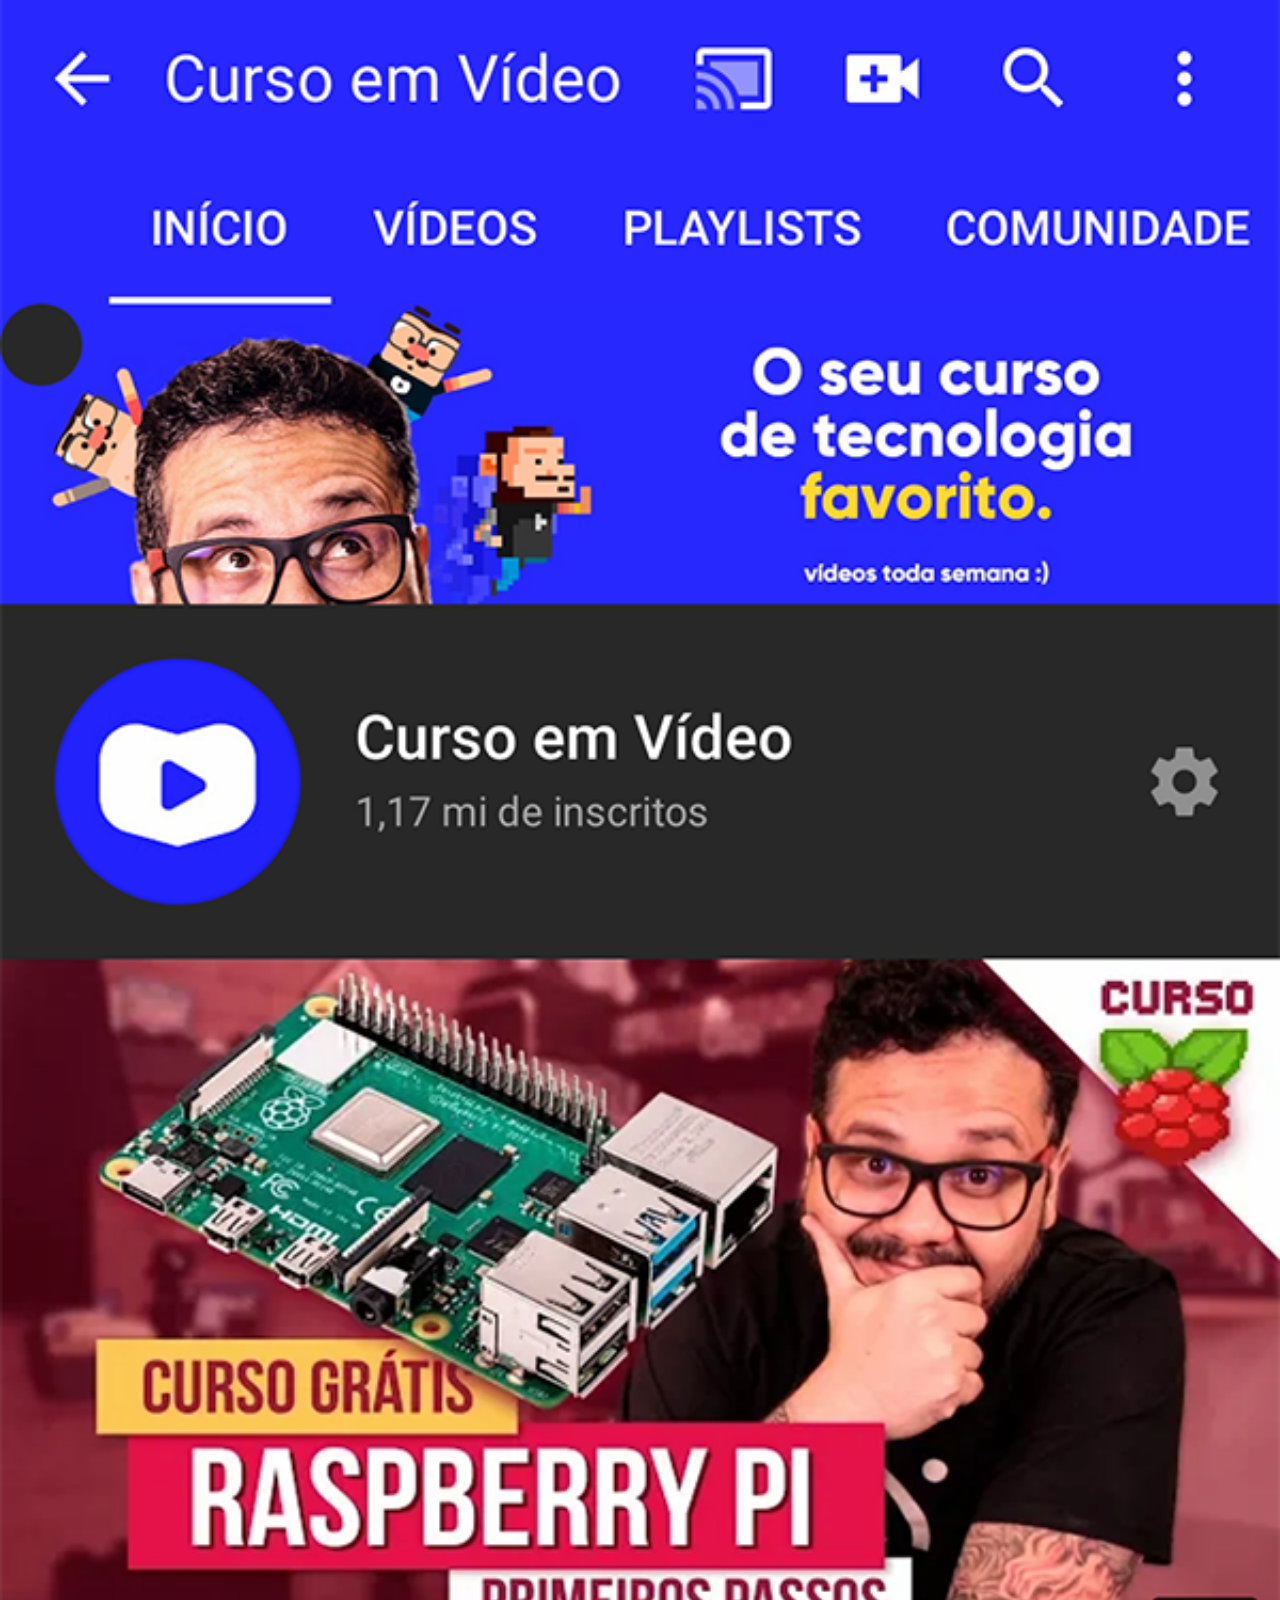
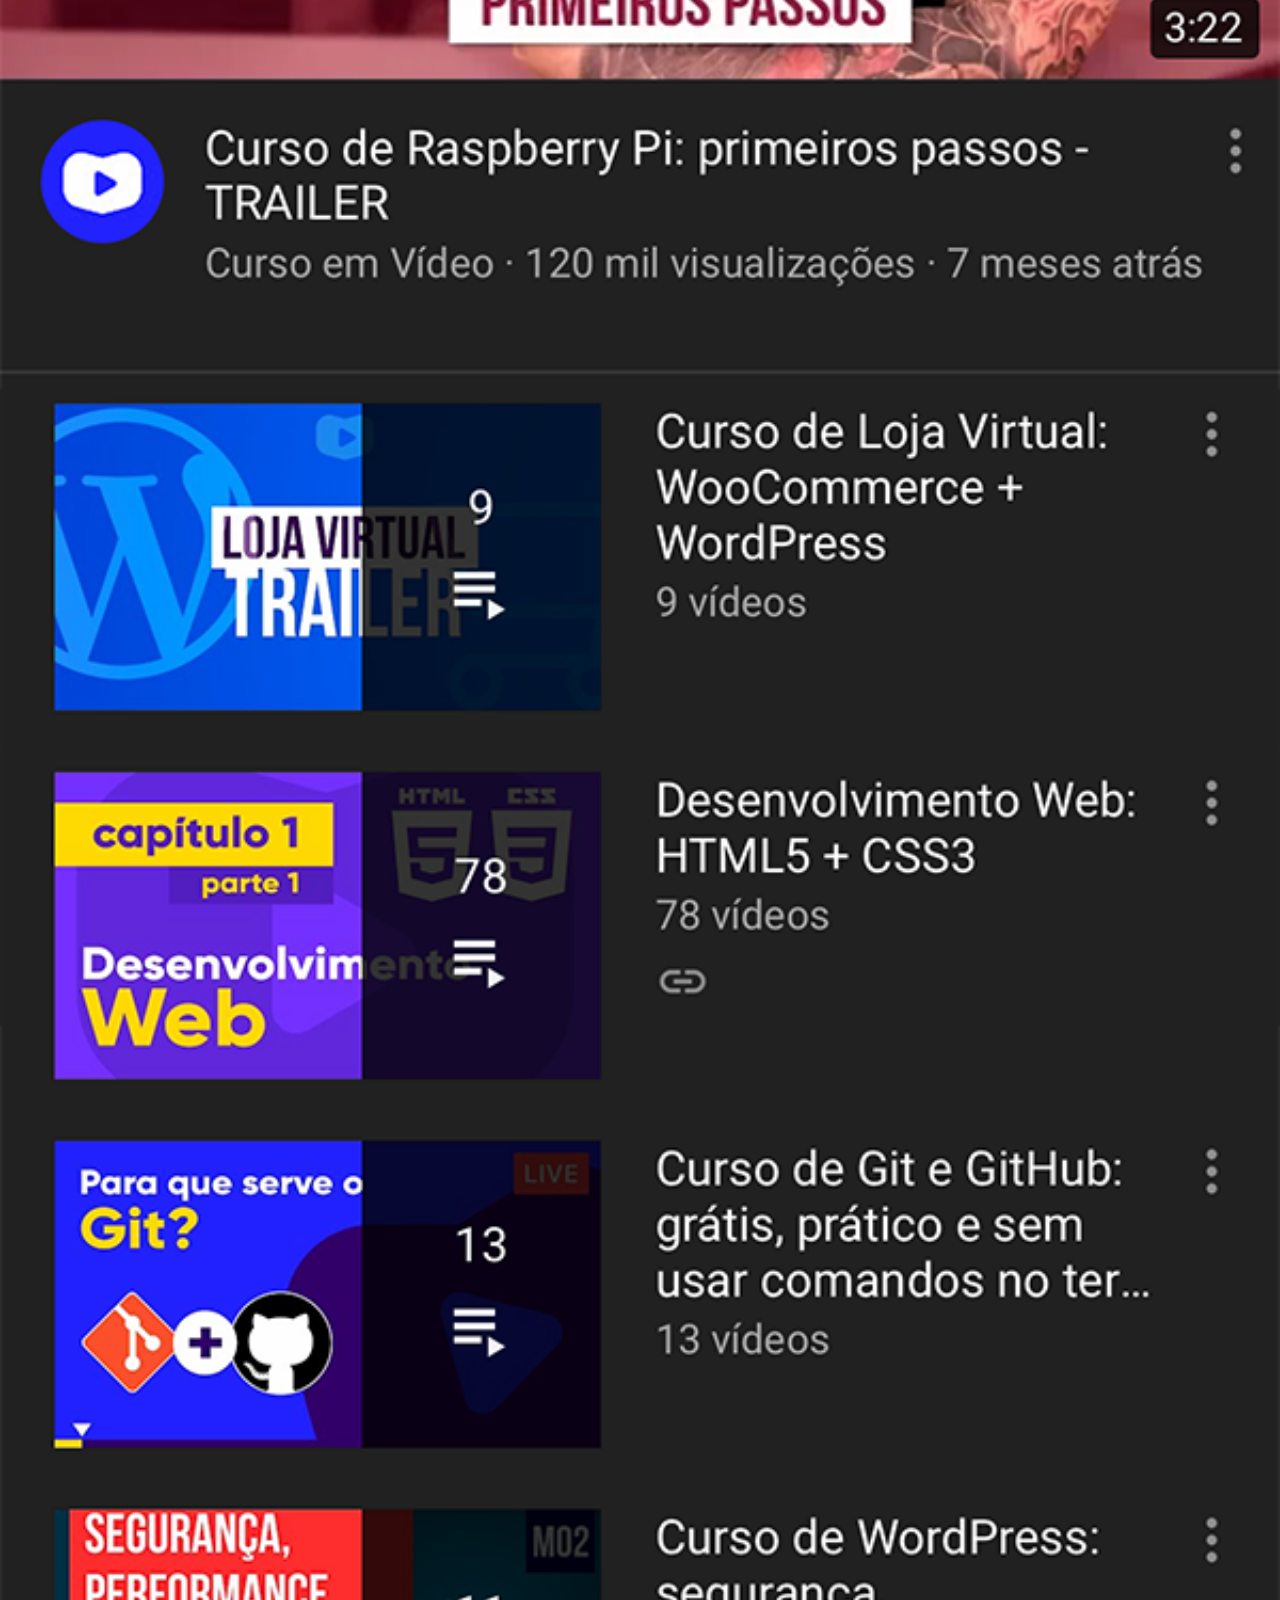
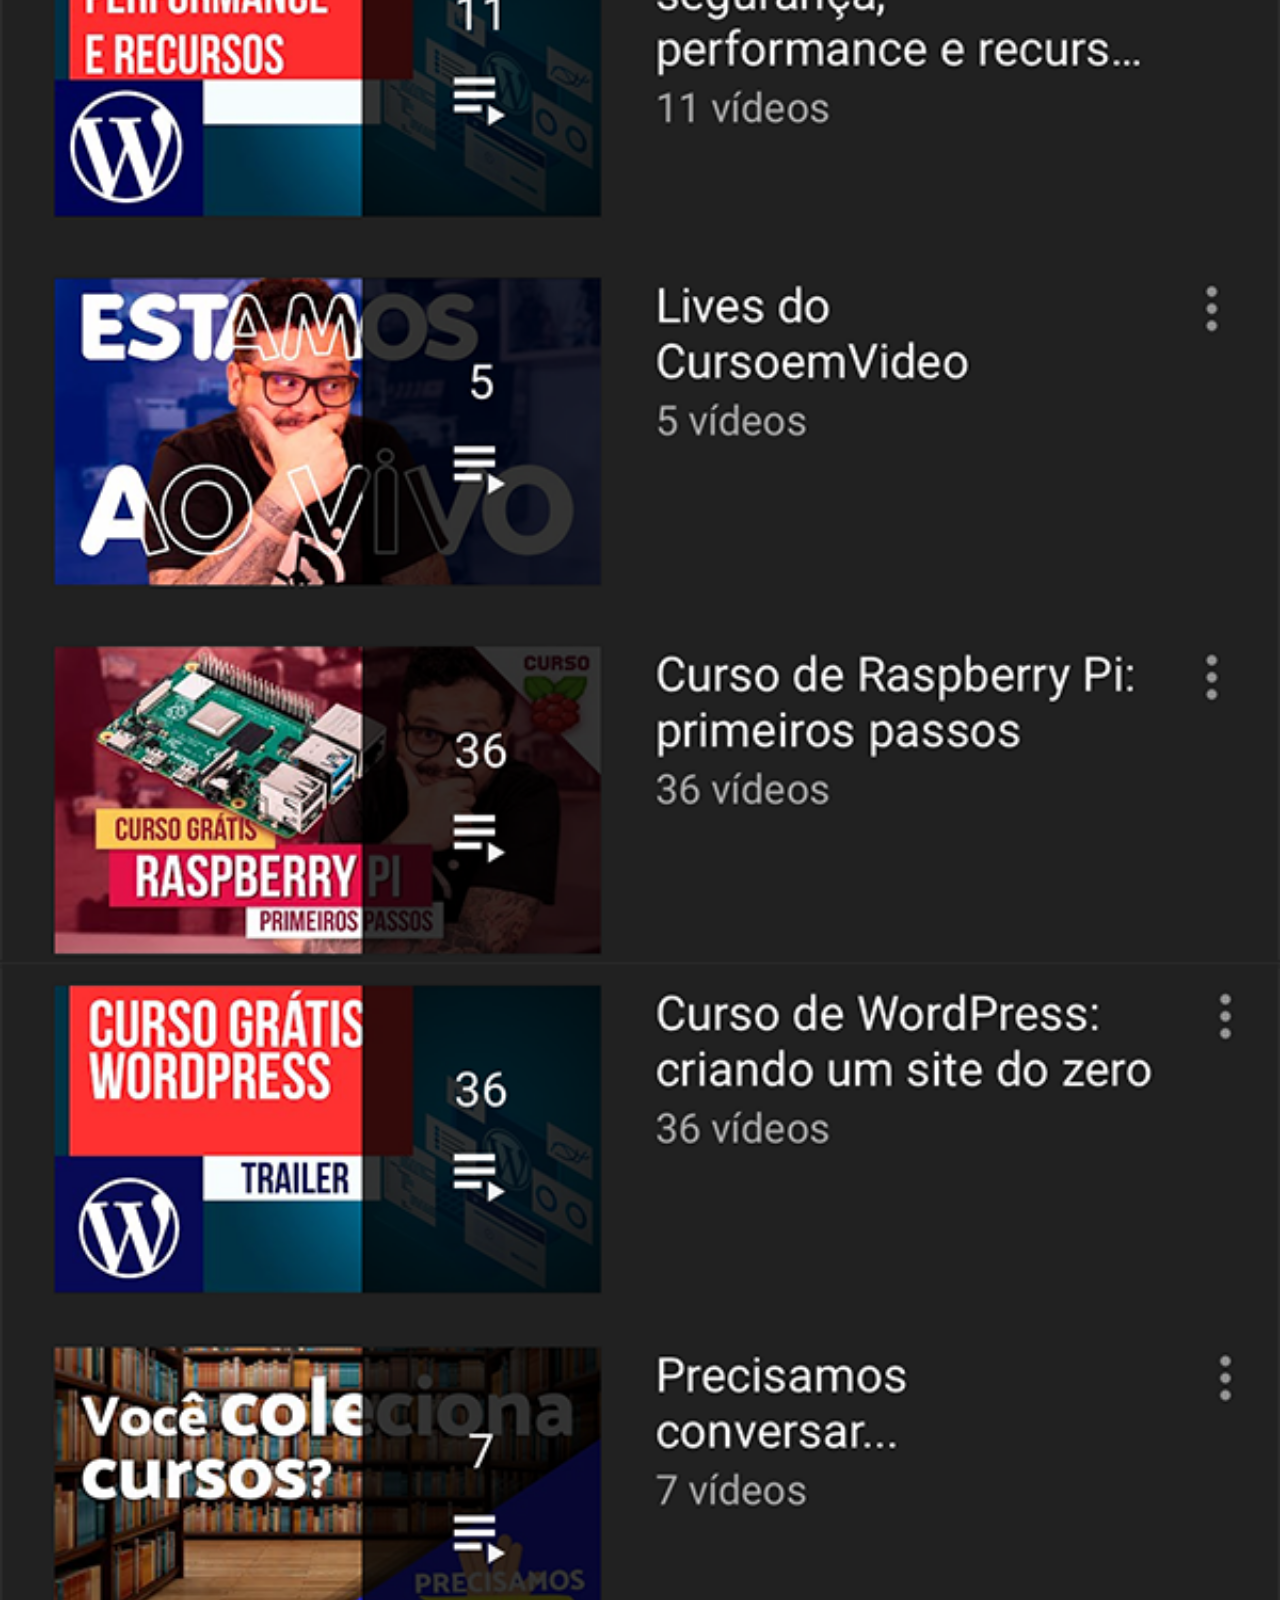
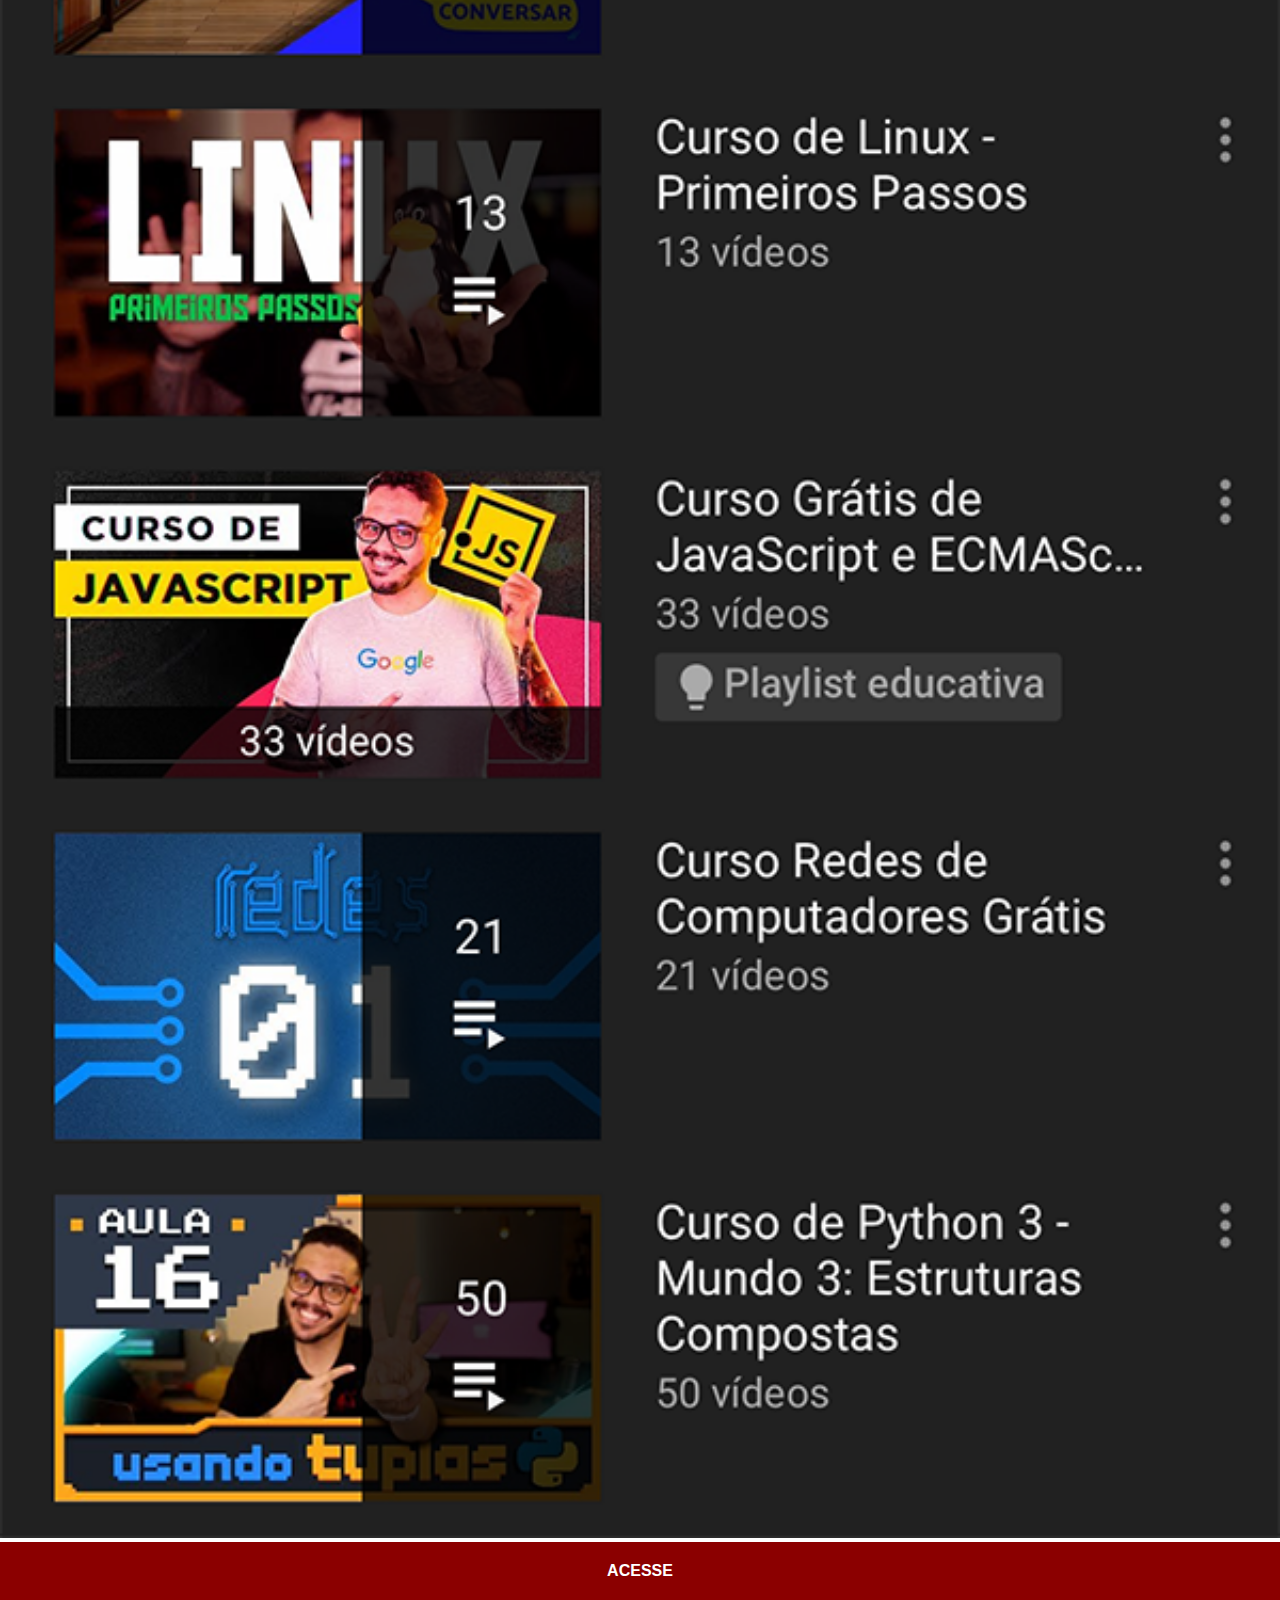
<file: youtube.html>
<!DOCTYPE html>
<html lang="pt-br">
<head>
    <meta charset="UTF-8">
    <meta name="viewport" content="width=device-width, initial-scale=1.0">
    <title>Youtube</title>
   <link rel="stylesheet" href="estilos/social.css">
</head>
<body>
    <img src="imagens/tela-youtube.png" alt="Youtube">
    <a href="https://www.youtube.com/watch?v=ar5UB2MxraE&ab_channel=CursoemV%C3%ADdeo" target="_blank">ACESSE</a>
</body>
</html>
</file>
<file: estilos/style.css>
@charset "UTF-8";

* {
    margin: 0px;
    padding: 0px;
    font-family: Arial, Helvetica, sans-serif;
}

html, body{
    height: 100vh;
    width: 100vw;
    background-color: black;
}

body{
    background: url('../imagens/fundo-madeira.jpg') no-repeat top center;
    background-size: cover;
    background-attachment: fixed;
}

main{
    height: 100vh;
    position: relative;
   
}

section#telefone{
    position: absolute;
    top: 50%;
    left: 50%;
    transform: translate(-50%, -50%);

    height: 627px;
    width: 311px;
    background:  url('../imagens/frame-iphone.png') no-repeat;


}
iframe#tela{
    position: relative;
    top: 80px;
    left: 22px;
    width: 267px;
    height: 470px;
}

section#redes-sociais{
    text-align: right;
}

section#redes-sociais img{
    width: 50px;
    margin: 10px;
    border-radius: 50%;
    box-shadow: 2px 2px 5px rgba(0, 0, 0, 0.384);
    box-sizing: border-box;
}

section#redes-sociais img:hover{
    border: 2px solid rgba(255, 255, 255, 0.603);
}
</file>
<file: estilos/social.css>
@charset "UTF-8";
*{
    margin: 0px;
    padding: 0px;
    font-family: Arial, Helvetica, sans-serif;
}

::-webkit-scrollbar{
    width: 0px;
    height: 0px;
}

img{
    width: 100vw;

}
A{
    display: block;
    background-color: darkred;
    color: white;
    padding: 20px;
    text-align: center;
    font-weight: bolder;
    text-decoration: none;
}
a:hover{
    background-color: red;
}
</file>
